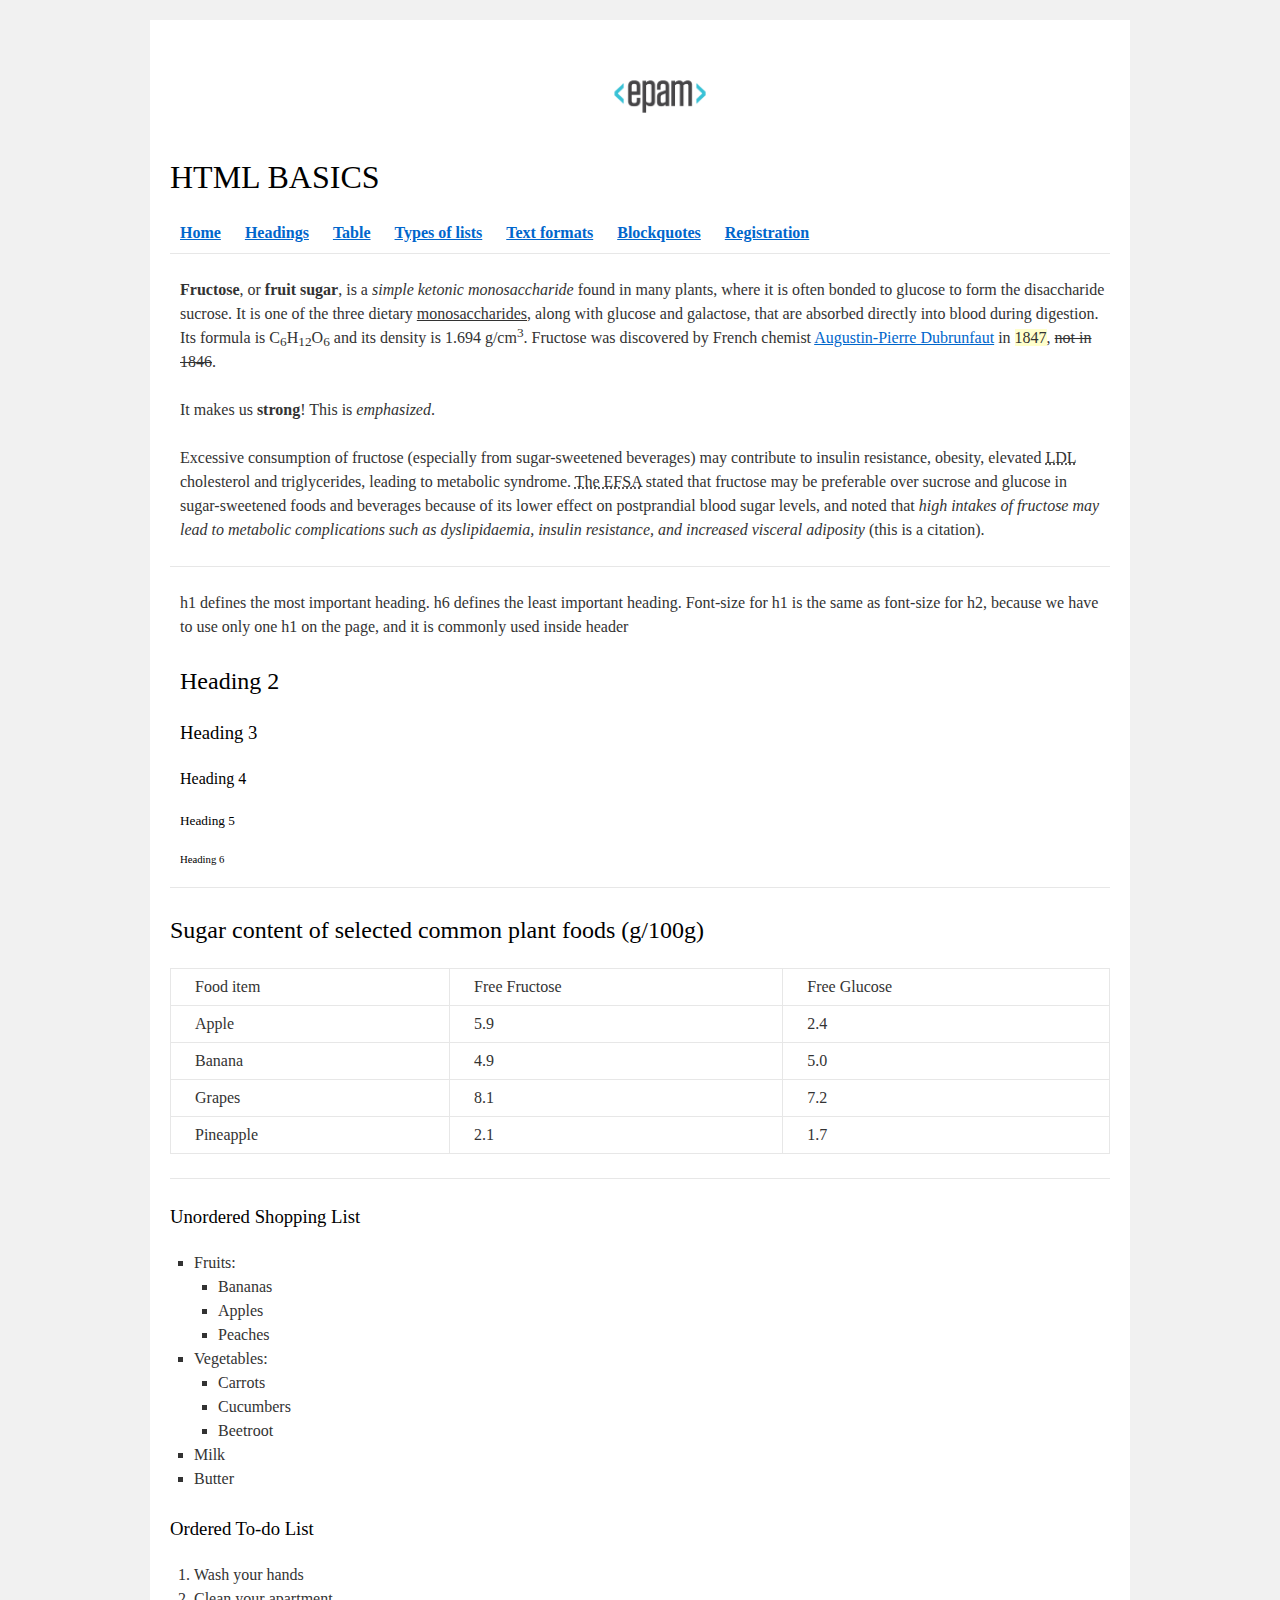
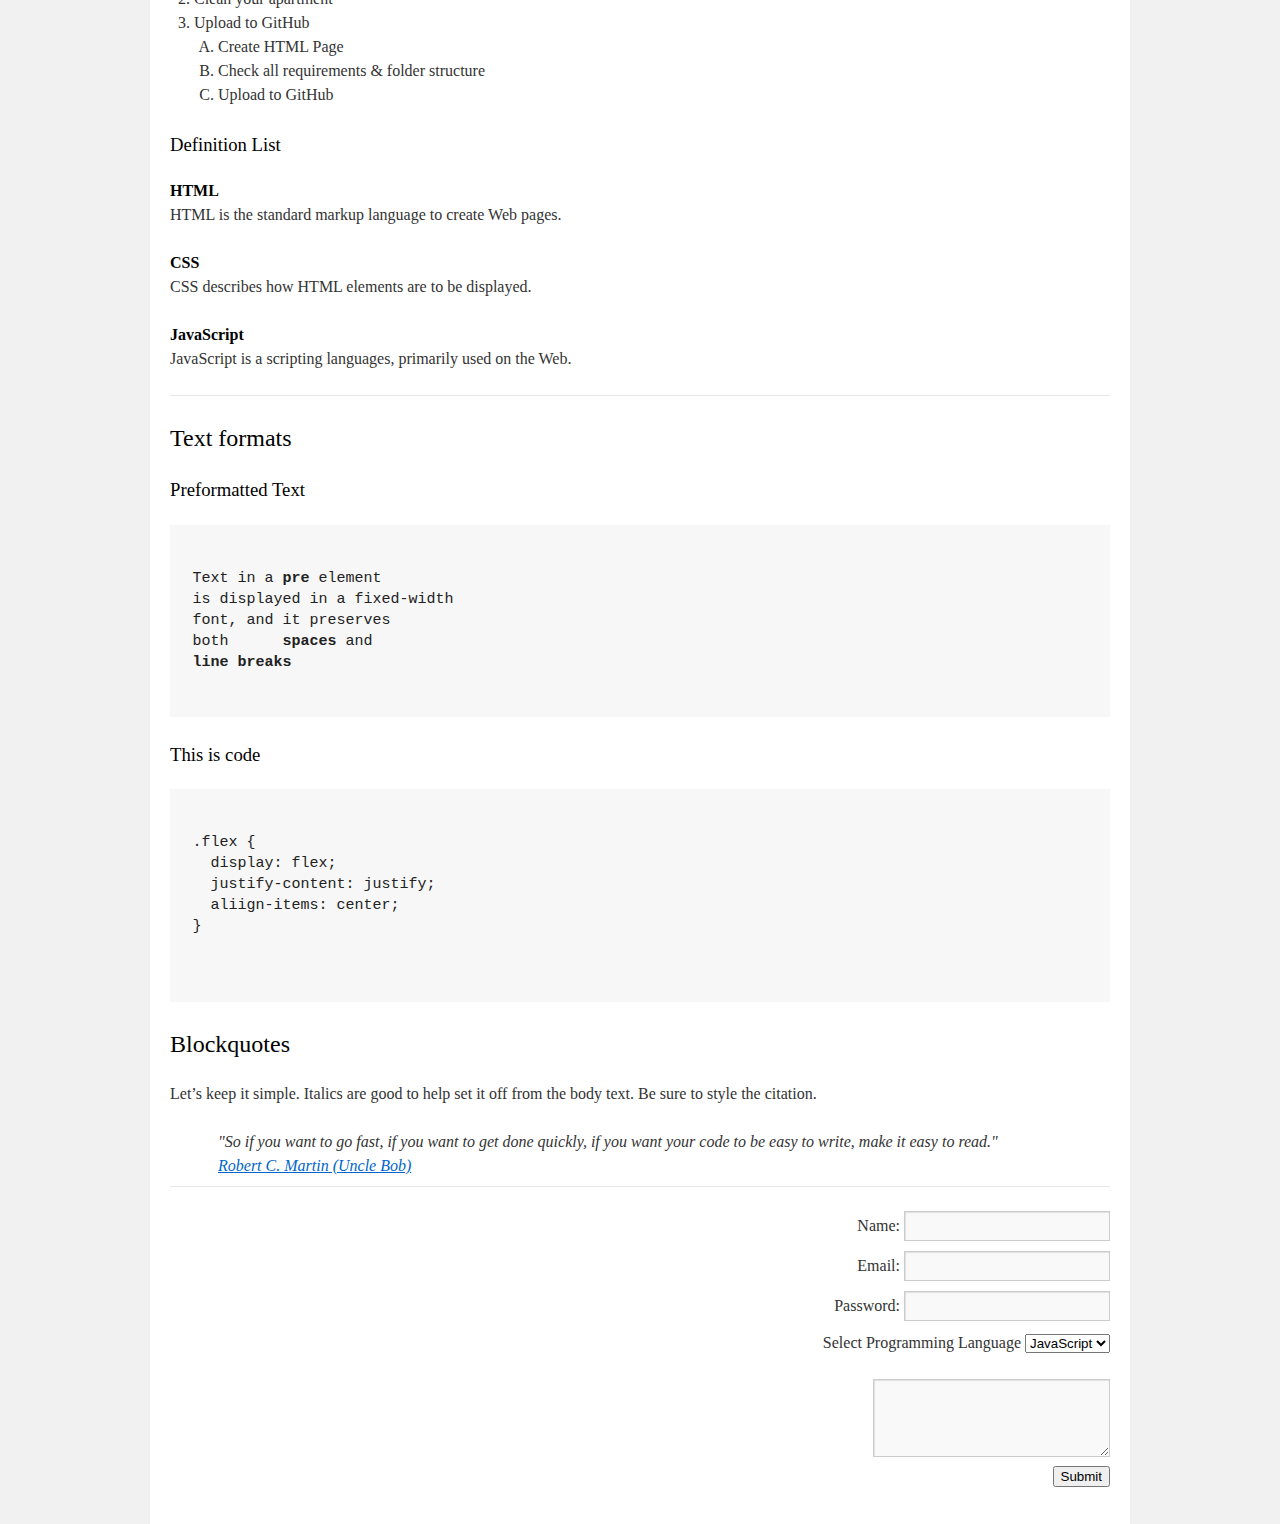
<file: FL13_HW1/homework/index.html>
<!DOCTYPE html>
<html lang="en">

<head>
  <meta charset="utf-8">
  <title>HTML Basics</title>
  <link rel="stylesheet" href="style.css">
</head>

<body>
  <div id="wrapper">
    <div id="main">
      <div id="container">
        <div id="content" role="main">
            <a href="http://www.epam.com/" id="home">
              <img src="logo.png" alt="logo epam">
            </a>
            <h1>HTML BASICS</h1>
            <nav>
              <a href="#home"><b>Home</b></a>
              <a href="#headings"><b>Headings</b></a>
              <a href="#table"><b>Table</b></a>
              <a href="#typesOfLists"><b>Types of lists</b></a>
              <a href="#textFormats"><b>Text formats</b></a>
              <a href="#blockQuotes"><b>Blockquotes</b></a>
              <a href="#registration"><b>Registration</b></a>
            </nav>
            <hr>
            <article aria-label="quick summary">
              <p><b>Fructose</b>, or <b>fruit sugar</b>, is a <i>simple ketonic monosaccharide</i> found in many plants, where it is often bonded to glucose to form the disaccharide sucrose. It is one of the three dietary <u>monosaccharides</u>, along with glucose and galactose, that are absorbed directly into blood during digestion. Its formula is C<sub>6</sub>H<sub>12</sub>O<sub>6</sub> and its density is 1.694 g/cm<sup>3</sup>. Fructose was discovered by French chemist <a href="#">Augustin-Pierre Dubrunfaut</a> in <ins>1847</ins>, <del>not in 1846</del>.</p>
              <p>It makes us <strong>strong</strong>! This is <em>emphasized</em>.</p>
              <p>Excessive consumption of fructose (especially from sugar-sweetened beverages) may contribute to insulin resistance, obesity, elevated <abbr title="Low-density lipoprotein">LDL</abbr> cholesterol and triglycerides, leading to metabolic syndrome. <abbr title="European Food Safety Authority">The EFSA</abbr> stated that fructose may be preferable over sucrose and glucose in sugar-sweetened foods and beverages because of its lower effect on postprandial blood sugar levels, and noted that <i>high intakes of fructose may lead to metabolic complications such as dyslipidaemia, insulin resistance, and increased visceral adiposity</i> (this is a citation).</p>
            </article>
            <hr>
            <article id="headings">
              <p>h1 defines the most important heading. h6 defines the least important heading. Font-size for h1 is the same as font-size for h2, because we have to use only one h1 on the page, and it is commonly used inside header</p>
              <h2>Heading 2</h2>
              <h3>Heading 3</h3>
              <h4>Heading 4</h4>
              <h5>Heading 5</h5>
              <h6>Heading 6</h6>
            </article >
            <hr>
            <h2 id="table">Sugar content of selected common plant foods (g/100g)</h2>
            <table>
              <thead>
                <tr>
                  <td>Food item</td>
                  <td>Free Fructose</td>
                  <td>Free Glucose</td>
                </tr>
              </thead>
              <tbody>
                <tr>
                  <td>Apple</td>
                  <td>5.9</td>
                  <td>2.4</td>
                </tr>
                <tr>
                  <td>Banana</td>
                  <td>4.9</td>
                  <td>5.0</td>
                </tr>
                <tr>
                  <td>Grapes</td>
                  <td>8.1</td>
                  <td>7.2</td>
                </tr>
                <tr>
                  <td>Pineapple</td>
                  <td>2.1</td>
                  <td>1.7</td>
                </tr>
              </tbody>
            </table>
            <hr>
            <h3 id="typesOfLists">Unordered Shopping List</h3>
            <ul>
              <li>Fruits:
                <ul>
                  <li>Bananas</li>
                  <li>Apples</li>
                  <li>Peaches</li>
                </ul>
              </li>
              <li>Vegetables:
                <ul>
                  <li>Carrots</li>
                  <li>Cucumbers</li>
                  <li>Beetroot</li>
                </ul>
              </li>
              <li>Milk</li>
              <li>Butter</li>
            </ul>
            <h3>Ordered To-do List</h3>
            <ol>
              <li>Wash your hands</li>
              <li>Clean your apartment</li>
              <li>Upload to GitHub
                <ol>
                  <li>Create HTML Page</li>
                  <li>Check all requirements & folder structure</li>
                  <li>Upload to GitHub</li>
                </ol>
              </li>
            </ol>
            <h3>Definition List</h3>
            <dl>
              <dt>HTML</dt>
                <dd>HTML is the standard markup language to create Web pages.</dd>
              <dt>CSS</dt>
                <dd>CSS describes how HTML elements are to be displayed.</dd>
              <dt>JavaScript</dt>
                <dd>JavaScript is a scripting languages, primarily used on the Web.</dd>
            </dl>
            <hr>
            <h2 id="textFormats">Text formats</h2>
            <h3>Preformatted Text</h3>
            <pre>

Text in a <b>pre</b> element
is displayed in a fixed-width
font, and it preserves
both      <b>spaces</b> and
<b>line breaks</b>
            </pre>
            <h3>This is code</h3>
            <pre>                       
.flex {
  display: flex;
  justify-content: justify;
  aliign-items: center;
}

            </pre>
            <h2 id="blockQuotes">Blockquotes</h2>
            <p>Let’s keep it simple. Italics are good to help set it off from the body text. Be sure to style the citation.</p>
            <blockquote> 
              "So if you want to go fast, if you want to get done quickly, if you want your code to be easy to write, make it easy to read." <br>
              <a href="#">Robert C. Martin (Uncle Bob)</a>
            </blockquote>
            <hr>
            <form id="registration">
              <fieldset>
                <label for="userName">Name:</label>
                <input type="text" name="name" id="userName">
              </fieldset>
              <fieldset>
                <label for="email">Email:</label>
                <input type="email" name="email" id="email">
              </fieldset>
              <fieldset>
                <label for="password">Password:</label>
                <input type="password" name="password" id="password">
              </fieldset>
              <fieldset>
                <label for="programmingLang">Select Programming Language</label>
                <select name="programmingLang" id="programmingLang">
                  <option value="javaScript">JavaScript</option>
                  <option value="net">.Net</option>
                  <option value="java">Java</option>
                </select>
              </fieldset>
              <br>
              <fieldset>
                <textarea name="textarea"  cols="24" rows="3"></textarea>
              </fieldset>
              <button type="submit">Submit</button>
            </form>

        </div>
      </div>
    </div>
  </div>
</body>

</html>
</file>
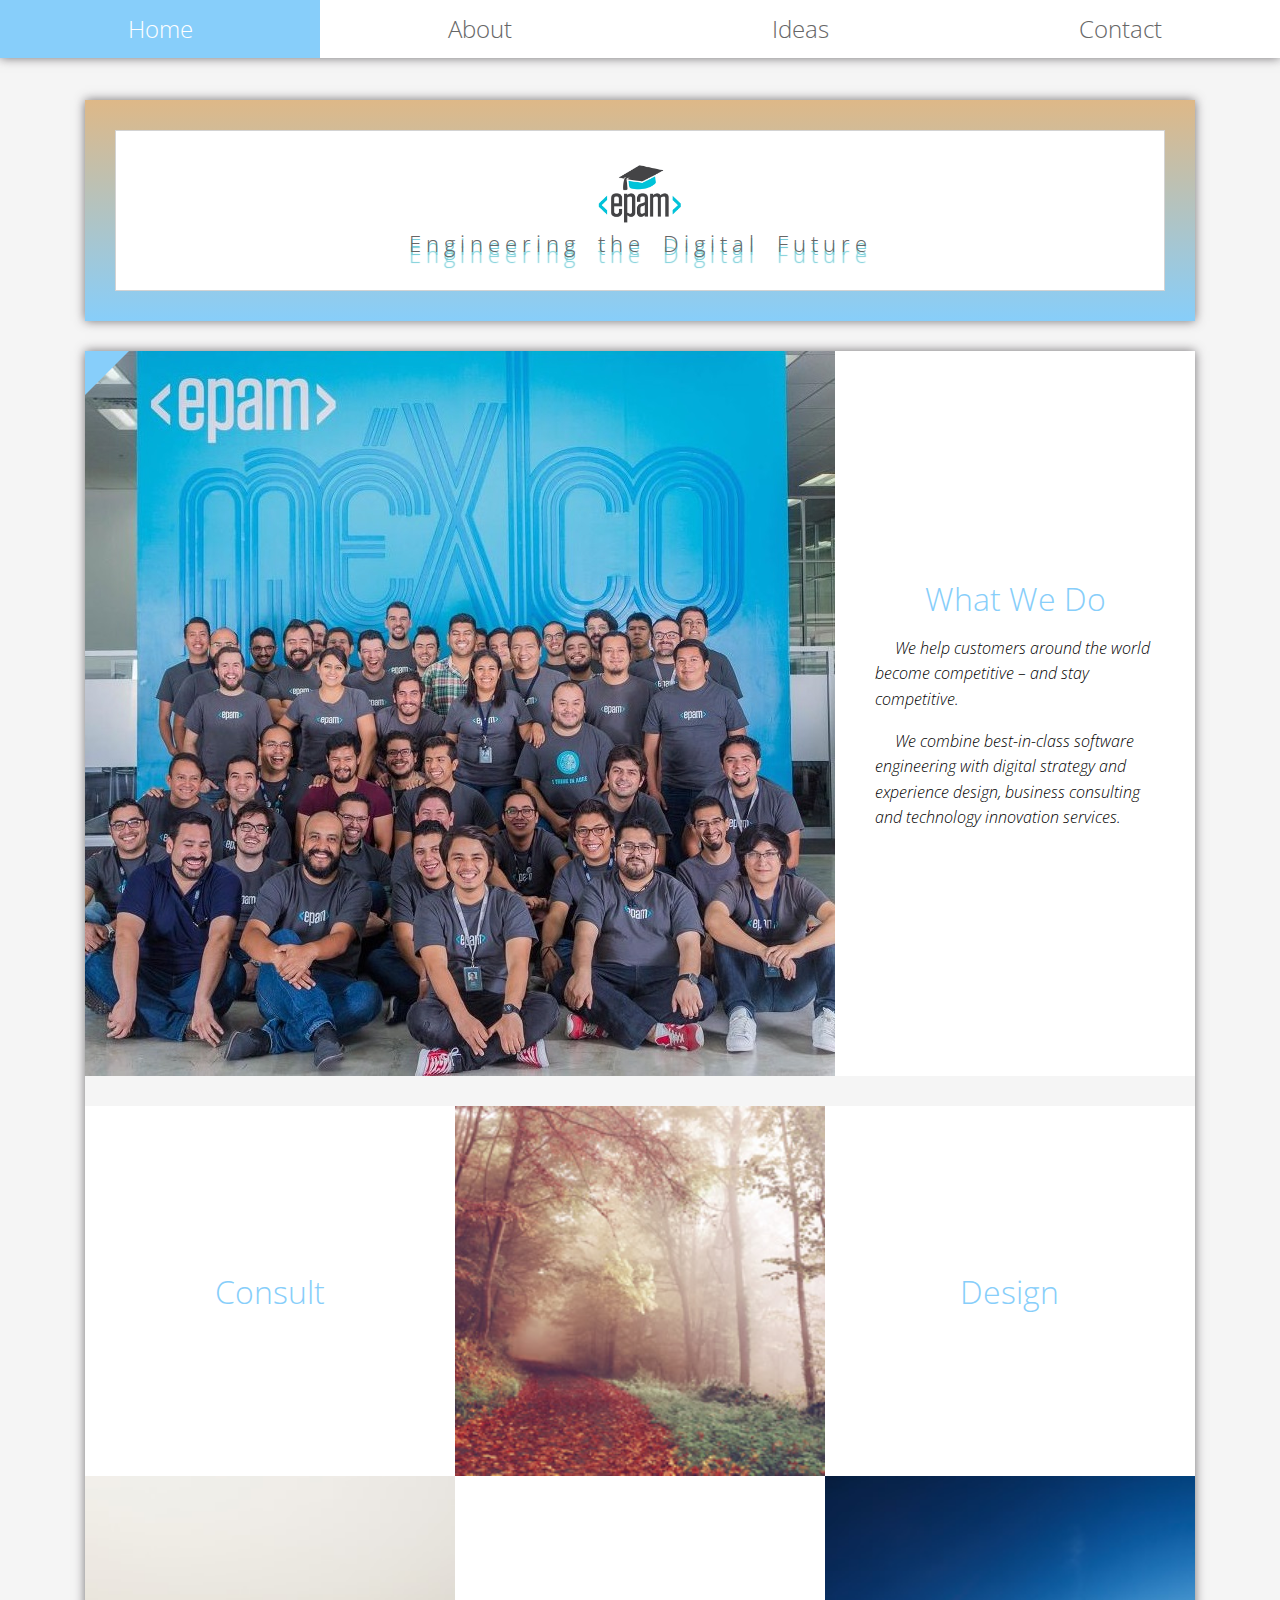
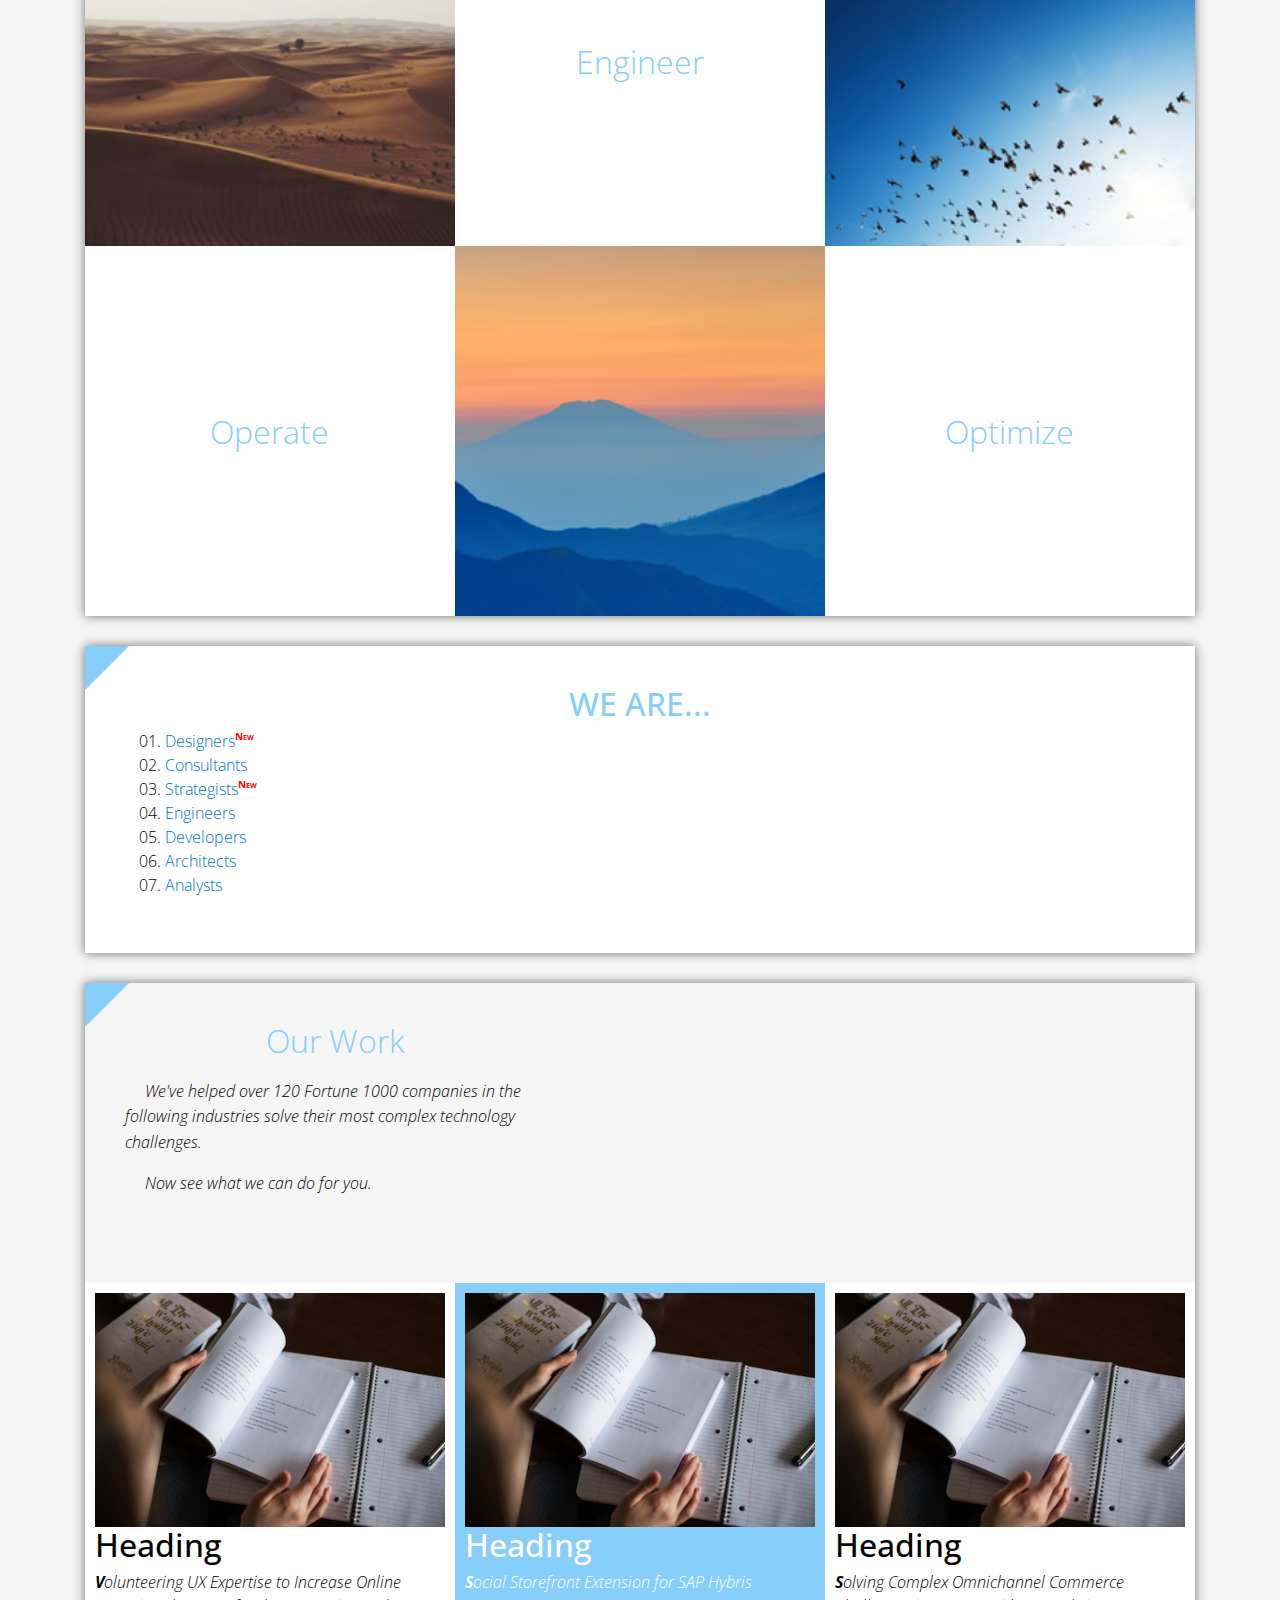
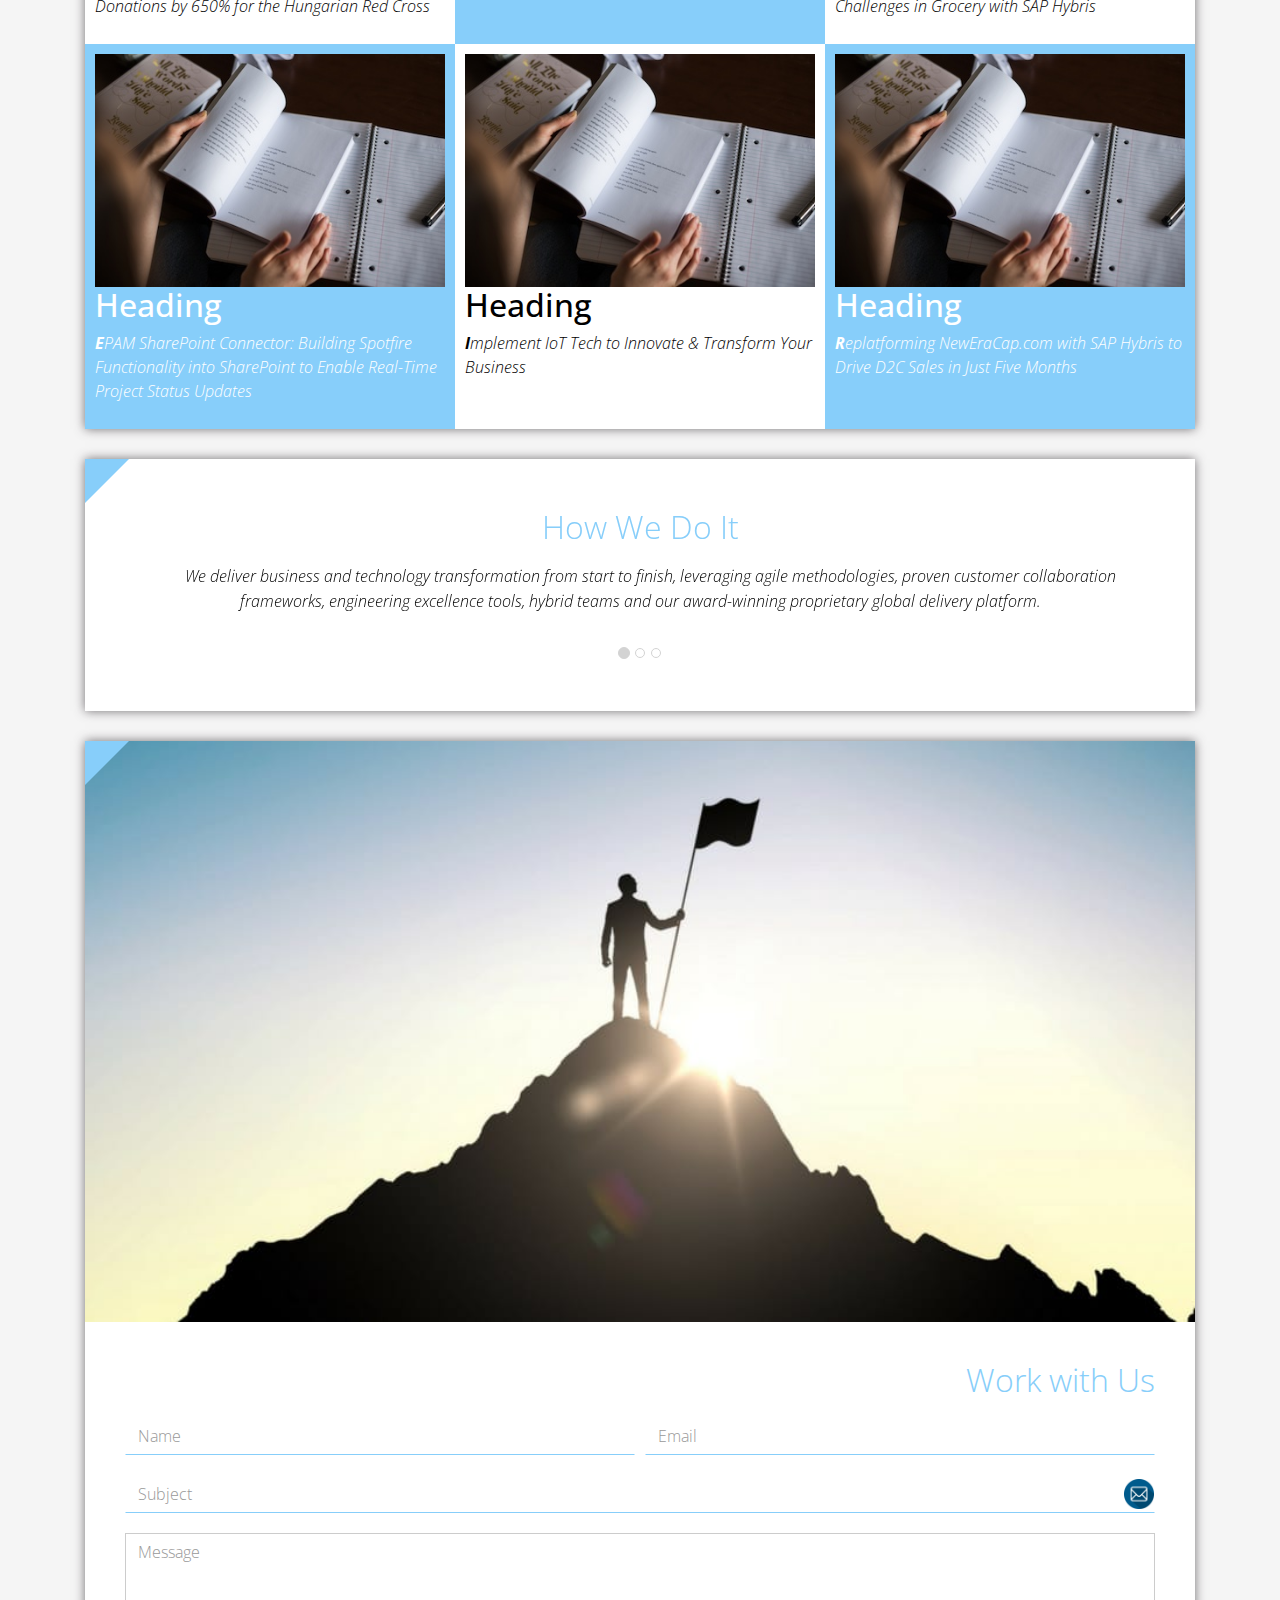
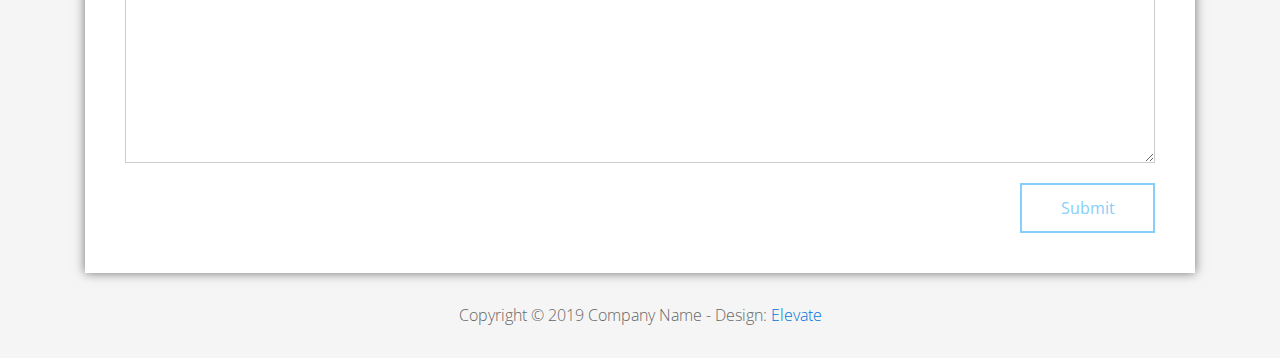
<file: FL13_HW2/homework/index.html>
<!DOCTYPE html>
<html lang="en">
<head>
  <meta charset="utf-8">
  <meta http-equiv="X-UA-Compatible" content="IE=edge">
  <meta name="viewport" content="width=device-width, initial-scale=1">

  <title>CSS Basics HW</title>



  <!-- load stylesheets -->
  <link rel="stylesheet" href="http://fonts.googleapis.com/css?family=Open+Sans:300,400">
  <!-- Google web font "Open Sans" -->
  <link rel="stylesheet" href="css/bootstrap.min.css">
  <!-- Bootstrap style -->
  <link rel="stylesheet" href="css/general.css">
  <link rel="stylesheet" href="css/style.css">
  <!-- Templatemo style -->
</head>

<body>
<div class="container">

  <div class="tm-sidebar">
    <nav class="tm-main-nav">
      <ul>
        <li class="tm-nav-item"><a href="#home" class="tm-nav-item-link">Home</a></li>
        <li class="tm-nav-item"><a href="#about" class="tm-nav-item-link">About</a></li>
        <li class="tm-nav-item"><a href="#ideas" class="tm-nav-item-link">Ideas</a></li>
        <li class="tm-nav-item"><a href="#contact" class="tm-nav-item-link">Contact</a></li>
      </ul>
    </nav>
  </div>

  <div class="tm-main-content">

    <div id="home" class="tm-content-box tm-content-header margin-b-10">
      <div class="tm-banner">
        <div class="tm-banner-inner">
          <img src="img/epam_logo.png" width="100" alt="">
          <p class="tm-banner-text">Engineering the Digital Future</p>
        </div>
      </div>
    </div>

    <section>
      <div class="tm-content-box flex-2-col">

        <div class="padding-medium flex-item tm-team-description-container flex-item">
          <h2 class="tm-section-title">What We Do</h2>
          <p class="tm-section-description">We help customers around the world become competitive – and stay competitive.</p>
          <p class="tm-section-description"> We combine best-in-class software engineering with digital strategy and experience design, business consulting and technology innovation services.</p>
        </div>
        <div class="flex-item tm-team-img">
          <img src="img/epam-mexico.jpg" alt="epam-mexico">
        </div>

      </div>

      <div id="about" class="tm-content-box">

        <ul class="boxes gallery-container">
          <li class="box box-bg">
            <h2 class="tm-section-title tm-section-title-box tm-box-bg-title">Consult</h2>
          </li>
          <li class="box">
            <a href="img/idea-large-01.jpg">
              <img src="img/idea-01.jpg" alt="Image" class="img-fluid thumbnail box-img">
            </a>
          </li>
          <li class="box box-bg">
            <h2 class="tm-section-title tm-section-title-box tm-box-bg-title">Design</h2>
          </li>
          <li class="box">
            <a href="img/idea-large-02.jpg">
              <img src="img/idea-02.jpg" alt="Image" class="img-fluid thumbnail box-img">
            </a>
          </li>
          <li class="box box-bg">
            <h2 class="tm-section-title tm-section-title-box tm-box-bg-title">Engineer</h2>
          </li>
          <li class="box">
            <a href="img/idea-large-03.jpg">
              <img src="img/idea-03.jpg" alt="Image" class="img-fluid thumbnail box-img">
            </a>
          </li>
          <li class="box box-bg">
            <h2 class="tm-section-title tm-section-title-box tm-box-bg-title">Operate</h2>
          </li>
          <li class="box">
            <a href="img/idea-large-04.jpg">
              <img src="img/idea-04.jpg" alt="Image" class="img-fluid thumbnail box-img">
            </a>
          </li>
          <li class="box box-bg">
            <h2 class="tm-section-title tm-section-title-box tm-box-bg-title">Optimize</h2>
          </li>
        </ul>

      </div>

    </section>

    <!-- slider -->
    <section class="heading tm-content-box">
      <div class="padding-medium">
        <h2> WE ARE...</h2>
        <ol>
          <li><a href="index.html" class="text">Designers</a></li>
          <li><a href="index.html">Consultants</a></li>
          <li><a href="#" class="text">Strategists</a></li>
          <li><a href="#">Engineers</a></li>
          <li><a href="#">Developers</a></li>
          <li><a href="#">Architects</a></li>
          <li><a href="#">Analysts</a></li>
        </ol>
      </div>
    </section>

    <section class="blocks">
      <div class="padding-medium flex-item tm-team-description-container">
        <h2 class="tm-section-title">Our Work</h2>
        <p class="tm-section-description">We've helped over 120 Fortune 1000 companies in the following industries solve their most complex technology challenges. </p>
        <p class="tm-section-description"> Now see what we can do for you.</p>
      </div>
      <div class="tm-content-box flex-2-col">
      </div>
      <div  class="tm-content-box">
        <ul class="boxes gallery-container">
          <li class="box box-work">
            <img src="img/study.jpeg" alt="Image" class="img-fluid">
            <div>
              <h2>Heading</h2>
              <p>Volunteering UX Expertise to Increase Online Donations by 650% for the Hungarian Red Cross</p>
            </div>
          </li>
          <li class="box box-work">
            <img src="img/study.jpeg" alt="Image" class="img-fluid">
            <div>
              <h2>Heading</h2>
              <p>Social Storefront Extension for SAP Hybris</p>
            </div>
          </li>
          <li class="box box-work">
            <img src="img/study.jpeg" alt="Image" class="img-fluid">
            <div>
              <h2>Heading</h2>
              <p>Solving Complex Omnichannel Commerce Challenges in Grocery with SAP Hybris</p>
            </div>
          </li>
          <li class="box box-work">
            <img src="img/study.jpeg" alt="Image" class="img-fluid">
            <div>
              <h2>Heading</h2>
              <p>EPAM SharePoint Connector: Building Spotfire Functionality into SharePoint to Enable Real-Time Project Status Updates</p>
            </div>
          </li>
          <li class="box box-work">
            <img src="img/study.jpeg" alt="Image" class="img-fluid">
            <div>
              <h2>Heading</h2>
              <p>Implement IoT Tech to Innovate &amp; Transform Your Business</p>
            </div>
          </li>
          <li class="box box-work">
            <img src="img/study.jpeg" alt="Image" class="img-fluid">
            <div>
              <h2>Heading</h2>
              <p>Replatforming NewEraCap.com with SAP Hybris to Drive D2C Sales in Just Five Months</p>
            </div>
          </li>
        </ul>

      </div>
    </section>

    <section id="ideas">
      <div id="tmCarousel" class="carousel slide tm-content-box" data-ride="carousel">

        <ol class="carousel-indicators">
          <li data-target="#tmCarousel" data-slide-to="0" class="active"></li>
          <li data-target="#tmCarousel" data-slide-to="1" class=""></li>
          <li data-target="#tmCarousel" data-slide-to="2" class=""></li>
        </ol>

        <div class="carousel-inner" role="listbox">

          <div class="carousel-item active">
            <div class="carousel-content">
              <div class="flex-item">
                <h2 class="tm-section-title">How We Do It</h2>
                <p class="tm-section-description carousel-description">We deliver business and technology transformation from start to finish, leveraging agile methodologies, proven customer collaboration frameworks, engineering excellence tools, hybrid teams and our award-winning proprietary global delivery platform.</p>
              </div>
            </div>
          </div>

          <div class="carousel-item">
            <div class="carousel-content">
              <div class="flex-item">
                <h2 class="tm-section-title">Our Clients</h2>
                <p class="tm-section-description carousel-description">Lorem ipsum dolor sit amet,
                  consectetur adipiscing elit. Quisque vel nisi pharetra nibh varius pharetra ac
                  sagittis nisi. Etiam pharetra vestibulum hendrerit. Pellentesque interdum metus
                  sed massa rutrum.</p>
              </div>
            </div>
          </div>

          <div class="carousel-item">
            <div class="carousel-content">
              <div class="flex-item">
                <h2 class="tm-section-title">Our Projects</h2>
                <p class="tm-section-description carousel-description">Donec ex libero, fringilla
                  vitae purus sit amet, rhoncus pharetra lorem. Pellentesque id sem id lacus
                  ultricies vehicula. Aliquam rutrum mi non. Pellentesque interdum metus sed massa
                  rutrum.</p>
              </div>
            </div>
          </div>

        </div>

      </div>
    </section>

    <section class="tm-content-box">
      <img src="img/contact-us.jpg" alt="Contact image" class="img-fluid img-contact-us">

      <div id="contact" class="padding-medium">
        <h2 class="tm-section-title">Work with Us</h2>
        <form action="#contact" method="get" class="contact-form">

          <div class="form-group col-xs-12 col-sm-12 col-md-6 col-lg-6 form-group-2-col-left">
            <input type="text" id="contact_name" name="contact_name" class="form-control"
                   placeholder="Name" required/>
          </div>
          <div class="form-group col-xs-12 col-sm-12 col-md-6 col-lg-6 form-group-2-col-right mandatory-field">
            <input type="email" id="contact_email" name="contact_email" class="form-control"
                   placeholder="Email" required/>
          </div>
          <div class="form-group">
            <input type="text" id="contact_subject" name="contact_subject" class="form-control"
                   placeholder="Subject" required/>
          </div>
          <div class="form-group">
            <textarea id="contact_message" name="contact_message" class="form-control" rows="9"
                      placeholder="Message" required></textarea>
          </div>

          <button type="submit" class="btn btn-primary submit-btn">Submit</button>

        </form>
      </div>
    </section>

    <footer class="tm-footer">
      <p class="text-xs-center">Copyright &copy; 2019 Company Name

        - Design: <a rel="nofollow" href="http://www.templatemo.com/tm-481-elevate"
                     target="_parent">Elevate</a></p>
    </footer>

  </div>

</div>

</body>
</html>
</file>
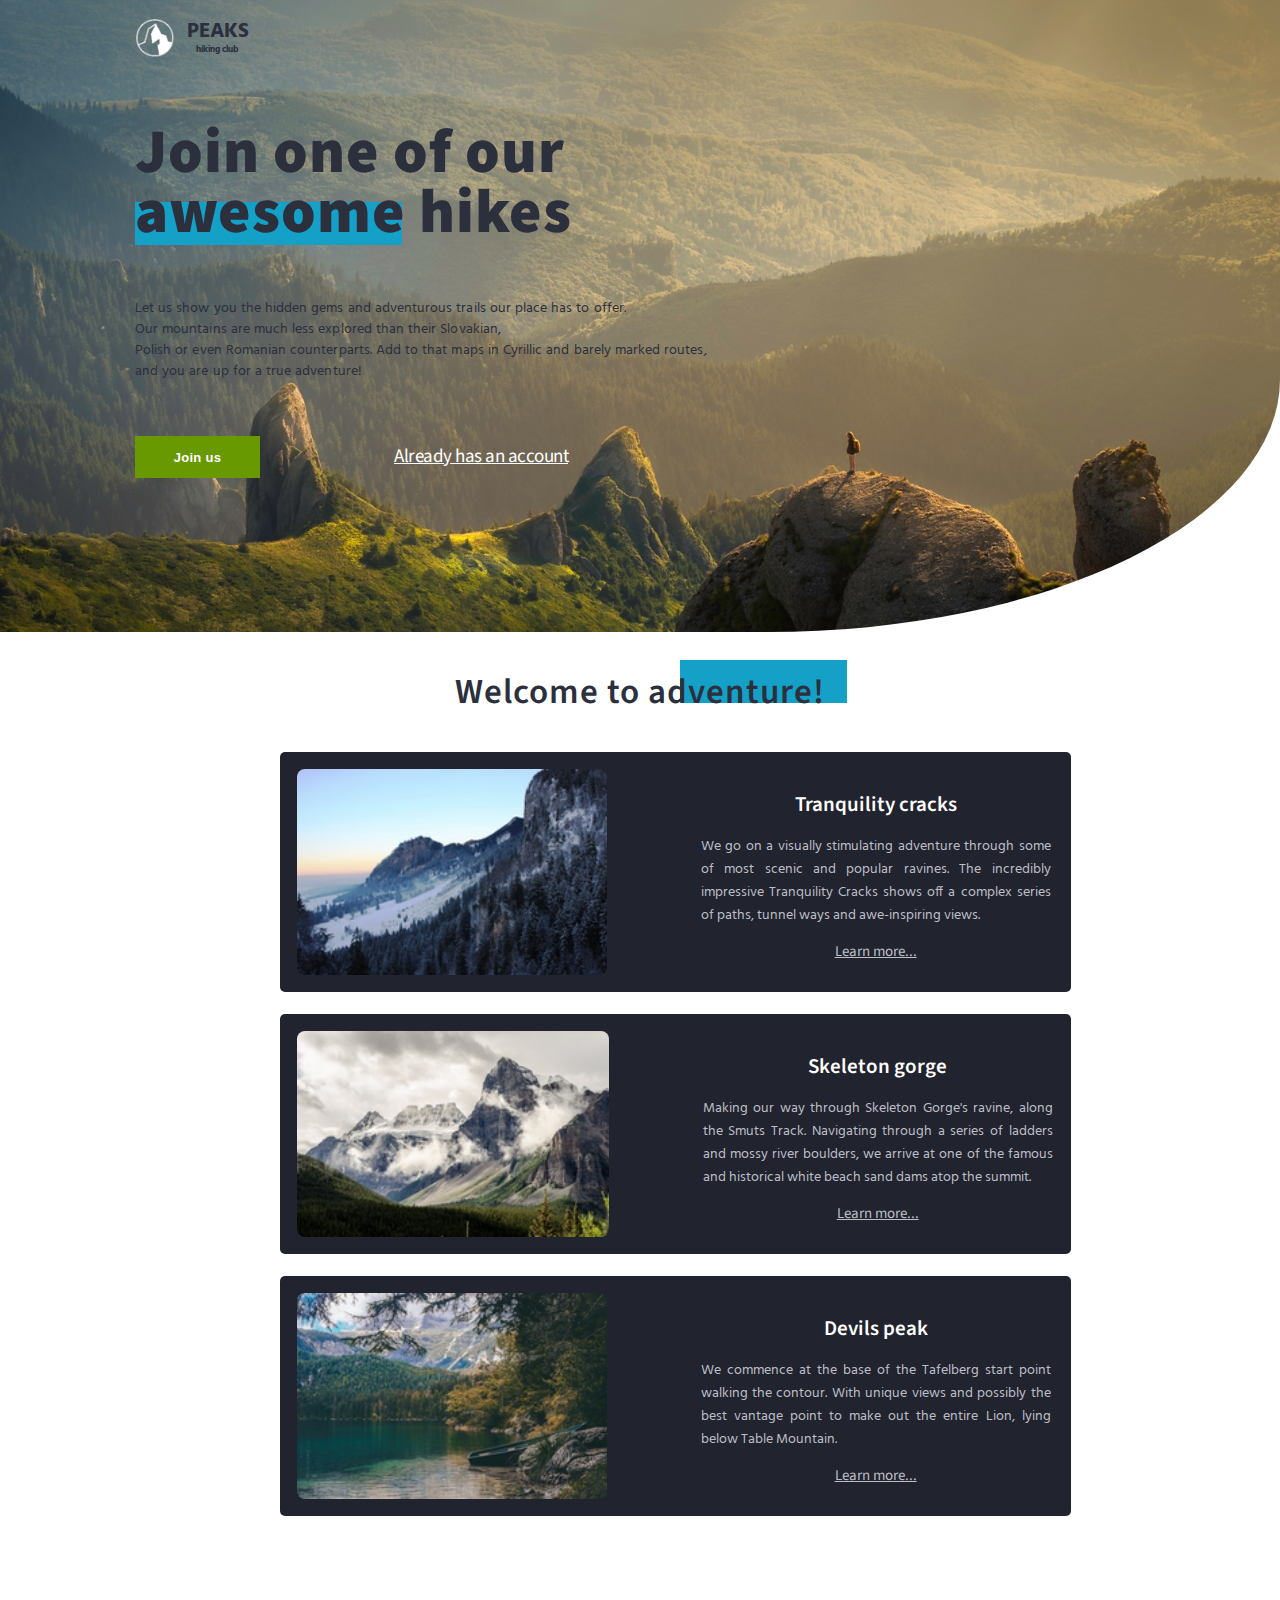
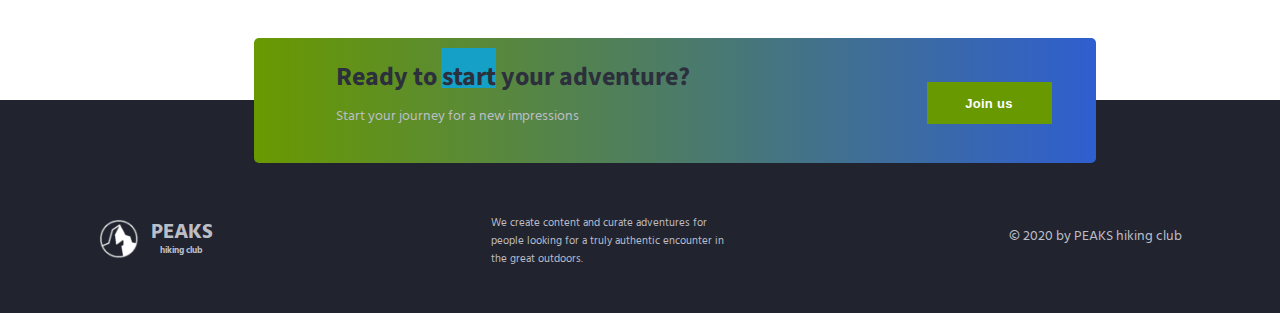
<file: FL13_HW3/homework/index.html>
<!DOCTYPE html>
<html lang="en">

<head>
    <meta charset="UTF-8">
    <meta name="viewport" content="width=device-width, initial-scale=1.0">
    <meta http-equiv="X-UA-Compatible" content="ie=edge">
    <link href="https://fonts.googleapis.com/css?family=Hind:400,600%7CSource+Sans+Pro:400,600,700%7CFresca"
          rel="stylesheet"/>

    <!-- Styles should be switched here: -->

    <link rel="stylesheet" type="text/css" href="css/style1.css">
    <!--     <link rel="stylesheet" type="text/css" href="css/style2.css">-->

    <title>PEAKS hiking club</title>
</head>

<body>
<header class="header">
    <div class="header-wrap">
        <div class="landing-logo">
            <img src="img/m-logo.png" alt="logo"/>
            <p>PEAKS<span>hiking club</span></p>
        </div>
        <p class="header_heading">
            Join one of our awesome hikes
        </p>
        <p class="header_text">
            Let us show you the hidden gems and adventurous trails our place has to offer.
            Our mountains are much less explored than their Slovakian,
            Polish or even Romanian counterparts. Add to that maps in Cyrillic and barely marked routes,
            and you are up for a true adventure!
        </p>
        <div>
            <button class="header_button">Join us</button>
            <a href="#" class="login">Already has an account</a>
        </div>
    </div>
</header>
<main class="section">
    <p class="section_text">
        Welcome to adventure!
    </p>
    <div class="section_card_wrap">
        <div class="section_card">
            <img class="section_card_img"
                 src="img/m-1.jpg"
                 alt="experts"/>
            <div class="section_card_right_container">
                <p class="section_card_heading">
                    Tranquility cracks
                </p>
                <p class="section_card_text">
                    We go on a visually stimulating adventure through some of most scenic and popular ravines.
                    The incredibly impressive Tranquility Cracks shows off a complex series of paths, tunnel ways and
                    awe-inspiring views.
                </p>
                <a href="#" class="section_link">Learn more...</a>
            </div>
        </div>
        <div class="section_card">
            <img class="section_card_img"
                 src="img/m-2.jpg"
                 alt="content formats"/>
            <div class="section_card_right_container">
                <p class="section_card_heading">
                    Skeleton gorge
                </p>
                <p class="section_card_text">
                    Making our way through Skeleton Gorge's ravine, along the Smuts Track.
                    Navigating through a series of ladders and mossy river boulders, we arrive at one of the famous and
                    historical white beach sand dams atop the summit.
                </p>
                <a href="#" class="section_link">Learn more...</a>
            </div>
        </div>
        <div class="section_card">
            <img class="section_card_img"
                 src="img/m-3.jpg"
                 alt="certificate"/>
            <div class="section_card_right_container">
                <p class="section_card_heading">
                    Devils peak
                </p>
                <p class="section_card_text">
                    We commence at the base of the Tafelberg start point walking the contour.
                    With unique views and possibly the best vantage point to make out the entire Lion, lying below Table
                    Mountain.
                </p>
                <a href="#" class="section_link">Learn more...</a>
            </div>
        </div>
    </div>
    <div class="section_banner">
        <div class="section_banner_text_wrap">
            <p class="section_banner_heading">
                Ready to start your adventure?
            </p>
            <p class="section_banner_text">
                Start your journey for a new impressions
            </p>
        </div>
        <button class="section_banner_button">Join us</button>
    </div>
</main>
<footer class="footer">
    <div class="footer-wrap">
        <div class="footer_logo landing-logo">
            <img src="img/m-logo.png" alt="logo"/>
            <p>PEAKS<span>hiking club</span></p>
        </div>
        <p class="footer_text">
            We create content and curate adventures for people looking for a truly authentic encounter in the great
            outdoors.
        </p>
        <span class="footer-cr">
          &copy; 2020 by PEAKS hiking club
        </span>
    </div>
</footer>
</body>

</html>
</file>
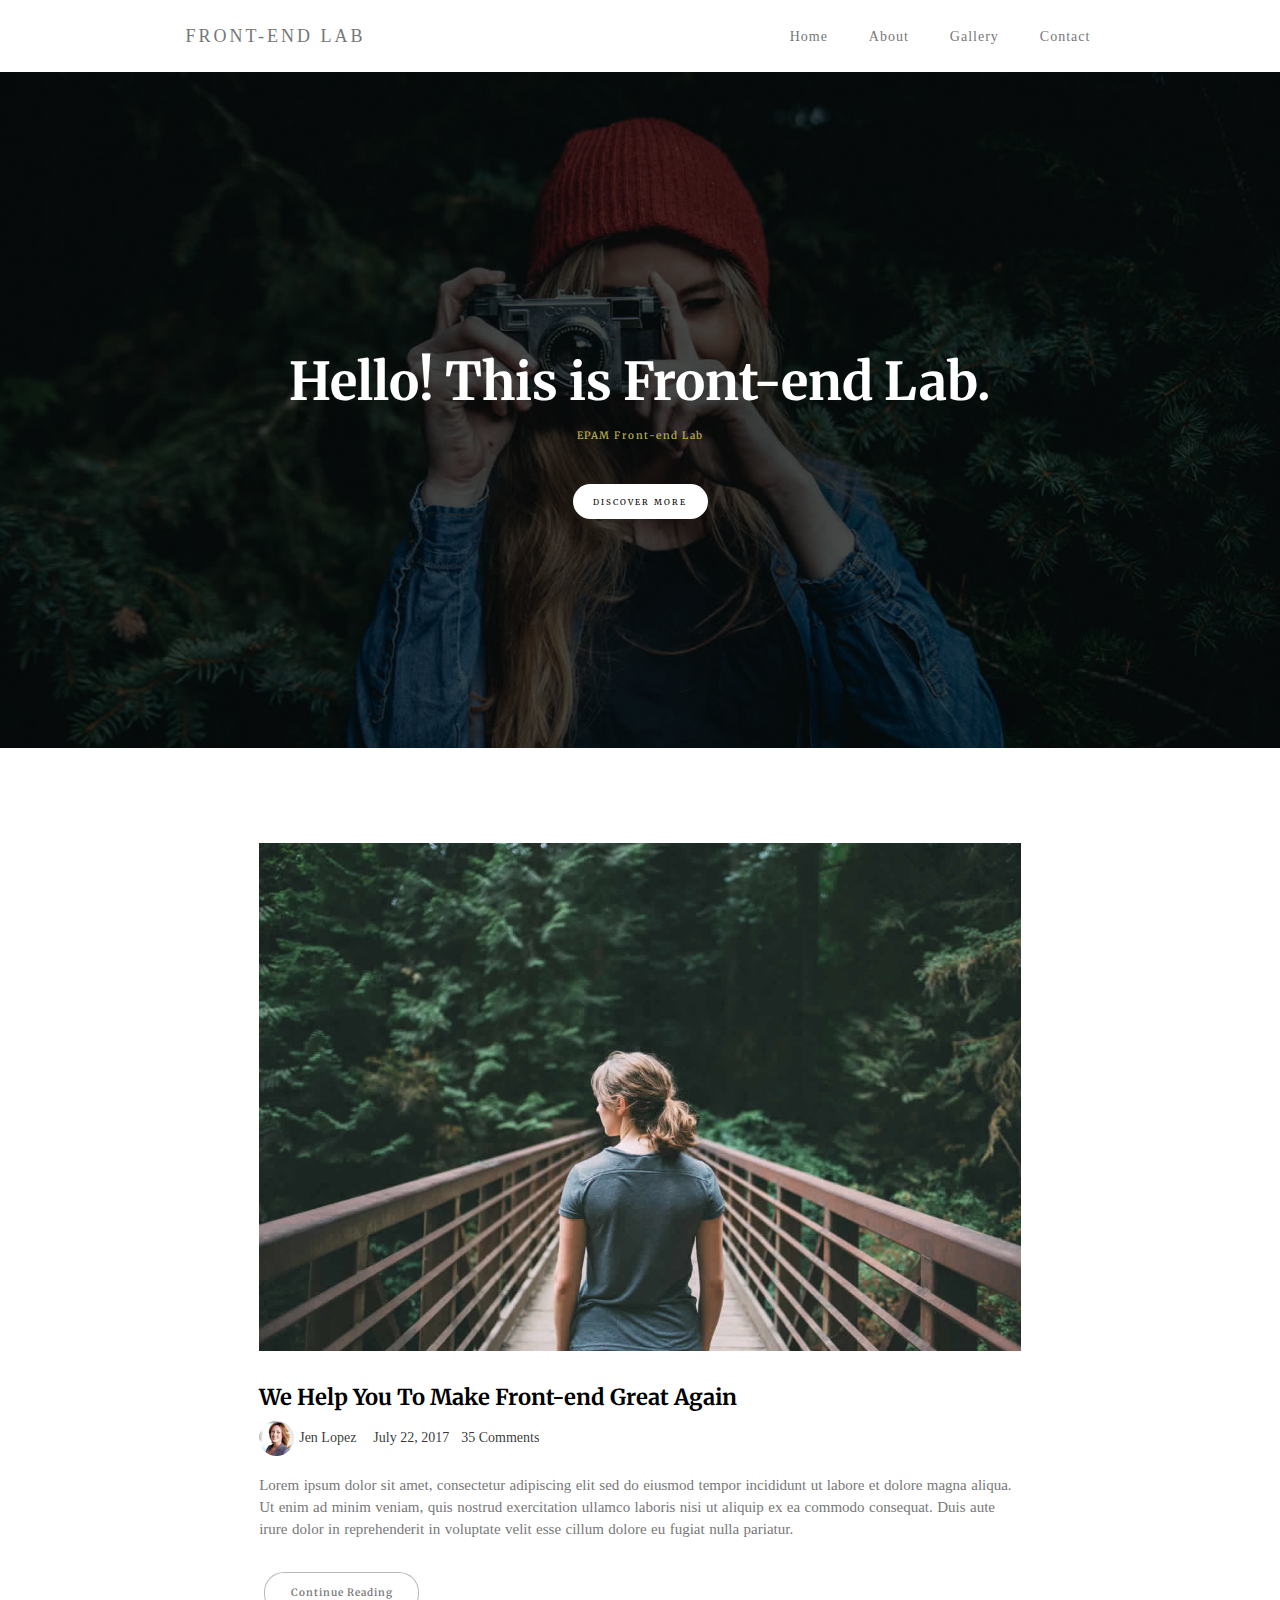
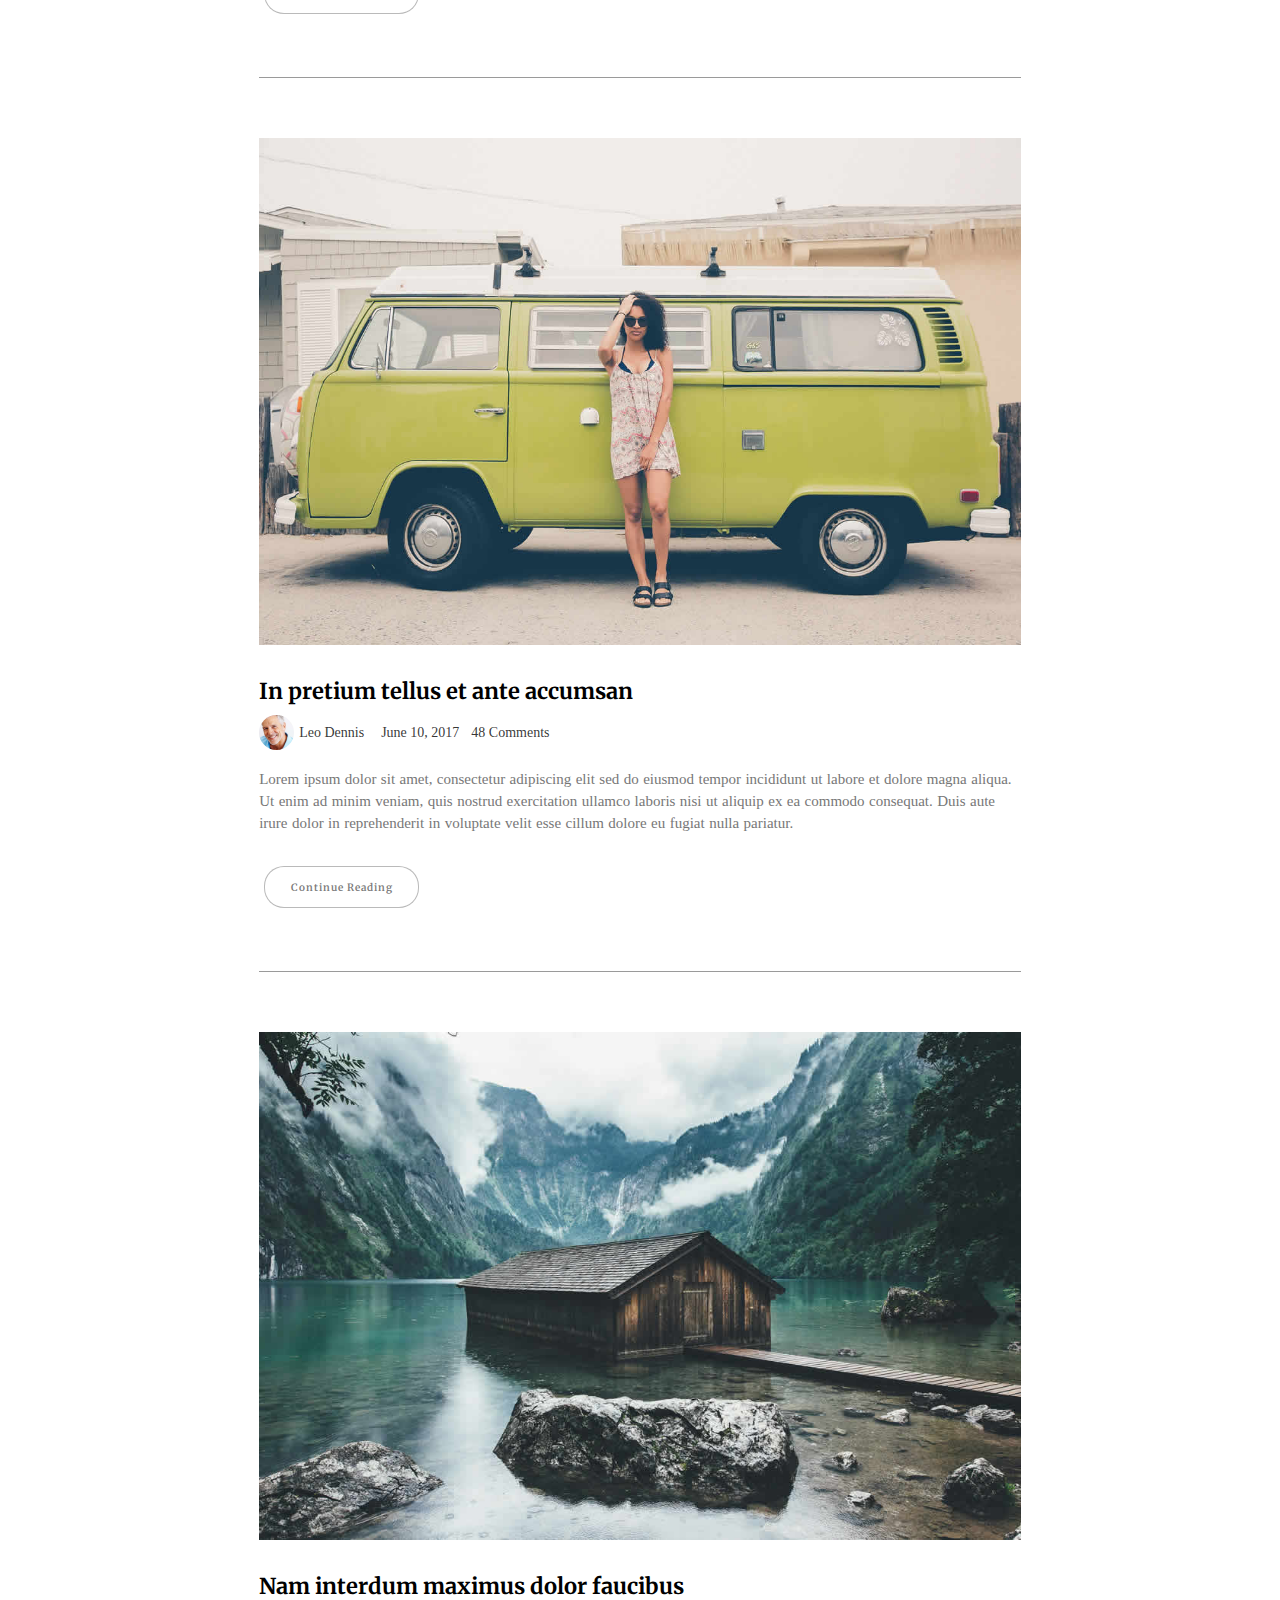
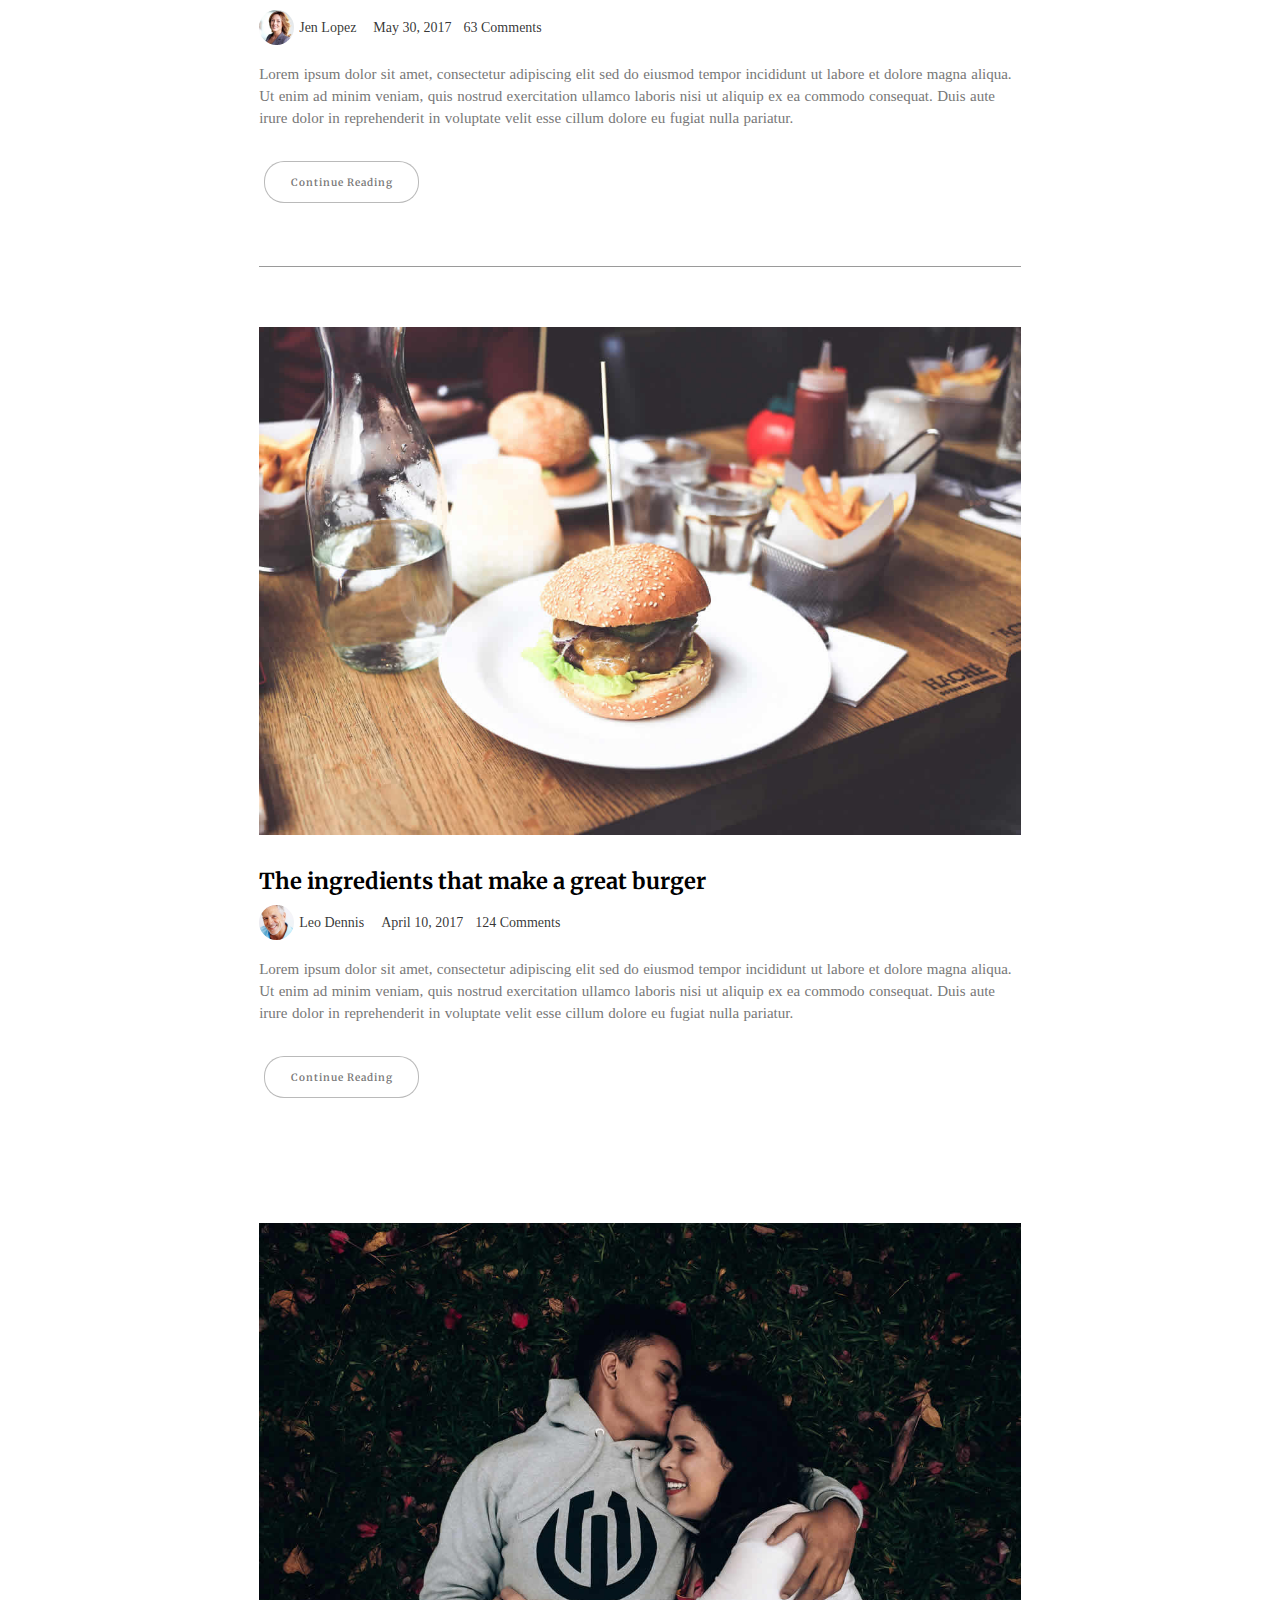
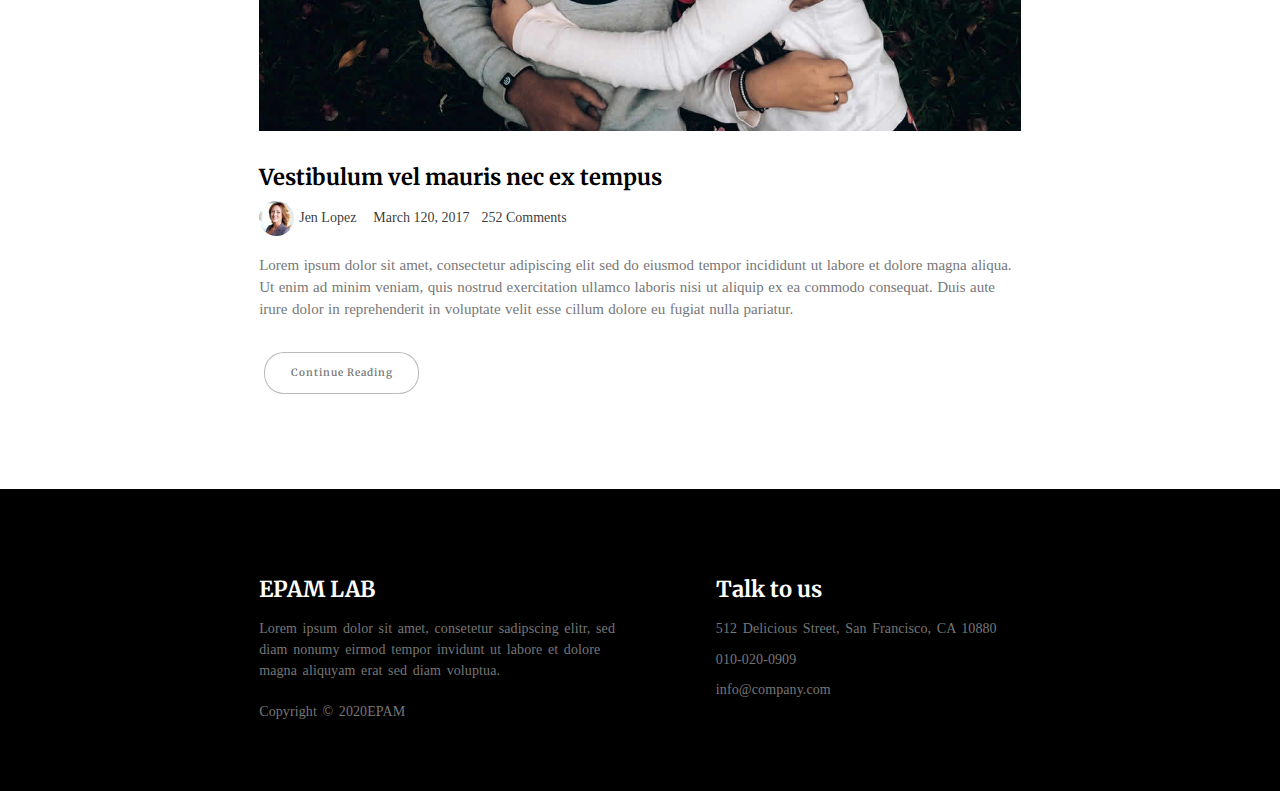
<file: FL13_HW4/homework/index.html>
<!DOCTYPE html>
<html lang="zxx">
<head>
  <meta charset="UTF-8">
  <meta name="viewport" content="width=device-width, initial-scale=1.0">
  <link rel="stylesheet" href="./css/style.css">
  <link rel="stylesheet" href="https://use.fontawesome.com/releases/v5.13.0/css/all.css" integrity="sha384-Bfad6CLCknfcloXFOyFnlgtENryhrpZCe29RTifKEixXQZ38WheV+i/6YWSzkz3V" crossorigin="anonymous">
  <link href="https://fonts.googleapis.com/css2?family=Merriweather:ital,wght@0,300;0,400;1,300&display=swap" rel="stylesheet">  
  <title>CSS Layouts</title>
</head>
<body>
  <header class="headerTop">
    <div class="topContainer">
      <p class="topText"><a href="#">Front-end Lab </a></p>
      <nav class="mainNav">
        <ul>
          <li><a href="#">Home</a></li>
          <li><a href="#">About</a></li>
          <li><a href="#">Gallery</a></li>
          <li><a href="#">Contact</a></li>
        </ul>
      </nav>
    </div>
  </header>
  <main>
    <section class="bannerImgBg" aria-label="quick summary">
      <article class="bannerText">
        <h2>Hello! This is Front-end Lab.</h2>
        <p>EPAM Front-end Lab</p>
        <button type="submit" class="bannerBtn">Discover More</button>
      </article>
    </section>
    <section class="mainContainer" aria-label="quick summary">
      <article>
        <img src="./img/blog-image1.jpg" alt="blog-image1" class="blogImg">
        <h2>We Help You To Make Front-end Great Again</h2>
        <p class="authorReview"><img src="./img/author-image1.jpg" alt="author-image1">Jen Lopez <span class="dateComments">July 22, 2017</span> <span class="far fa-comment comment-icon"></span>35 Comments</p>
        <p>Lorem ipsum dolor sit amet, consectetur adipiscing elit sed do eiusmod tempor incididunt ut labore et dolore magna aliqua. Ut enim ad minim veniam, quis nostrud exercitation ullamco laboris nisi ut aliquip ex ea commodo consequat. Duis aute irure dolor in reprehenderit in voluptate velit esse cillum dolore eu fugiat nulla pariatur.</p>
        <button type="submit" class="blogBtn">Continue Reading</button>
      </article>
      <hr>
      <article>
        <img src="./img/blog-image2.jpg" alt="blog-image2" class="blogImg">
        <h2>In pretium tellus et ante accumsan</h2>
        <p class="authorReview"> <img src="./img/author-image2.jpg" alt="author-image2">Leo Dennis <span class="dateComments">June 10, 2017</span><span class="far fa-comment comment-icon"></span> 48 Comments</p>
        <p>Lorem ipsum dolor sit amet, consectetur adipiscing elit sed do eiusmod tempor incididunt ut labore et dolore magna aliqua. Ut enim ad minim veniam, quis nostrud exercitation ullamco laboris nisi ut aliquip ex ea commodo consequat. Duis aute irure dolor in reprehenderit in voluptate velit esse cillum dolore eu fugiat nulla pariatur.</p>
        <button type="submit" class="blogBtn">Continue Reading</button>
      </article>
      <hr>
      <article>
        <img src="./img/blog-image3.jpg" alt="blog-image3" class="blogImg">
        <h2>Nam interdum maximus dolor faucibus</h2>
        <p class="authorReview"> <img src="./img/author-image1.jpg" alt="author-image1">Jen Lopez <span class="dateComments">May 30, 2017</span><span class="far fa-comment comment-icon"></span>63 Comments</p>
        <p>Lorem ipsum dolor sit amet, consectetur adipiscing elit sed do eiusmod tempor incididunt ut labore et dolore magna aliqua. Ut enim ad minim veniam, quis nostrud exercitation ullamco laboris nisi ut aliquip ex ea commodo consequat. Duis aute irure dolor in reprehenderit in voluptate velit esse cillum dolore eu fugiat nulla pariatur.</p>
        <button type="submit" class="blogBtn">Continue Reading</button>
      </article>
      <hr>
      <article>
        <img src="./img/blog-image4.jpg" alt="blog-image4" class="blogImg">
        <h2>The ingredients that make a great burger</h2>
        <p class="authorReview"> <img src="./img/author-image2.jpg" alt="author-image2">Leo Dennis <span class="dateComments">April 10, 2017</span><span class="far fa-comment comment-icon"></span>124 Comments</p>
        <p>Lorem ipsum dolor sit amet, consectetur adipiscing elit sed do eiusmod tempor incididunt ut labore et dolore magna aliqua. Ut enim ad minim veniam, quis nostrud exercitation ullamco laboris nisi ut aliquip ex ea commodo consequat. Duis aute irure dolor in reprehenderit in voluptate velit esse cillum dolore eu fugiat nulla pariatur.</p>
        <button type="submit" class="blogBtn">Continue Reading</button>
      </article>
      <article>
        <img src="./img/blog-image5.jpg" alt="blog-image5" class="blogImg">
        <h2>Vestibulum vel mauris nec ex tempus</h2>
        <p class="authorReview"> <img src="./img/author-image1.jpg" alt="author-image1">Jen Lopez <span class="dateComments">March 120, 2017</span> <span class="far fa-comment comment-icon"></span>252 Comments</p>
        <p>Lorem ipsum dolor sit amet, consectetur adipiscing elit sed do eiusmod tempor incididunt ut labore et dolore magna aliqua. Ut enim ad minim veniam, quis nostrud exercitation ullamco laboris nisi ut aliquip ex ea commodo consequat. Duis aute irure dolor in reprehenderit in voluptate velit esse cillum dolore eu fugiat nulla pariatur.</p>
        <button type="submit" class="blogBtn">Continue Reading</button>
      </article>
    </section>
  </main>
  <footer>
    <div class="botContainer">
      <div class="oneFtBlock"> 
        <h2> EPAM LAB</h2>
        <p>Lorem ipsum dolor sit amet, consetetur sadipscing elitr, sed diam nonumy eirmod tempor invidunt ut labore et dolore magna aliquyam erat sed diam voluptua.</p>
        <p>Copyright © 2020EPAM</p>
      </div>
      <div  class="twoFtBlock">
        <h2> Talk to us</h2>
        <p>512 Delicious Street, San Francisco, CA 10880</p>
        <p>010-020-0909</p>
        <p> info@company.com</p>  
      </div>
    </div>
  </footer>
</body>
</html>
</file>
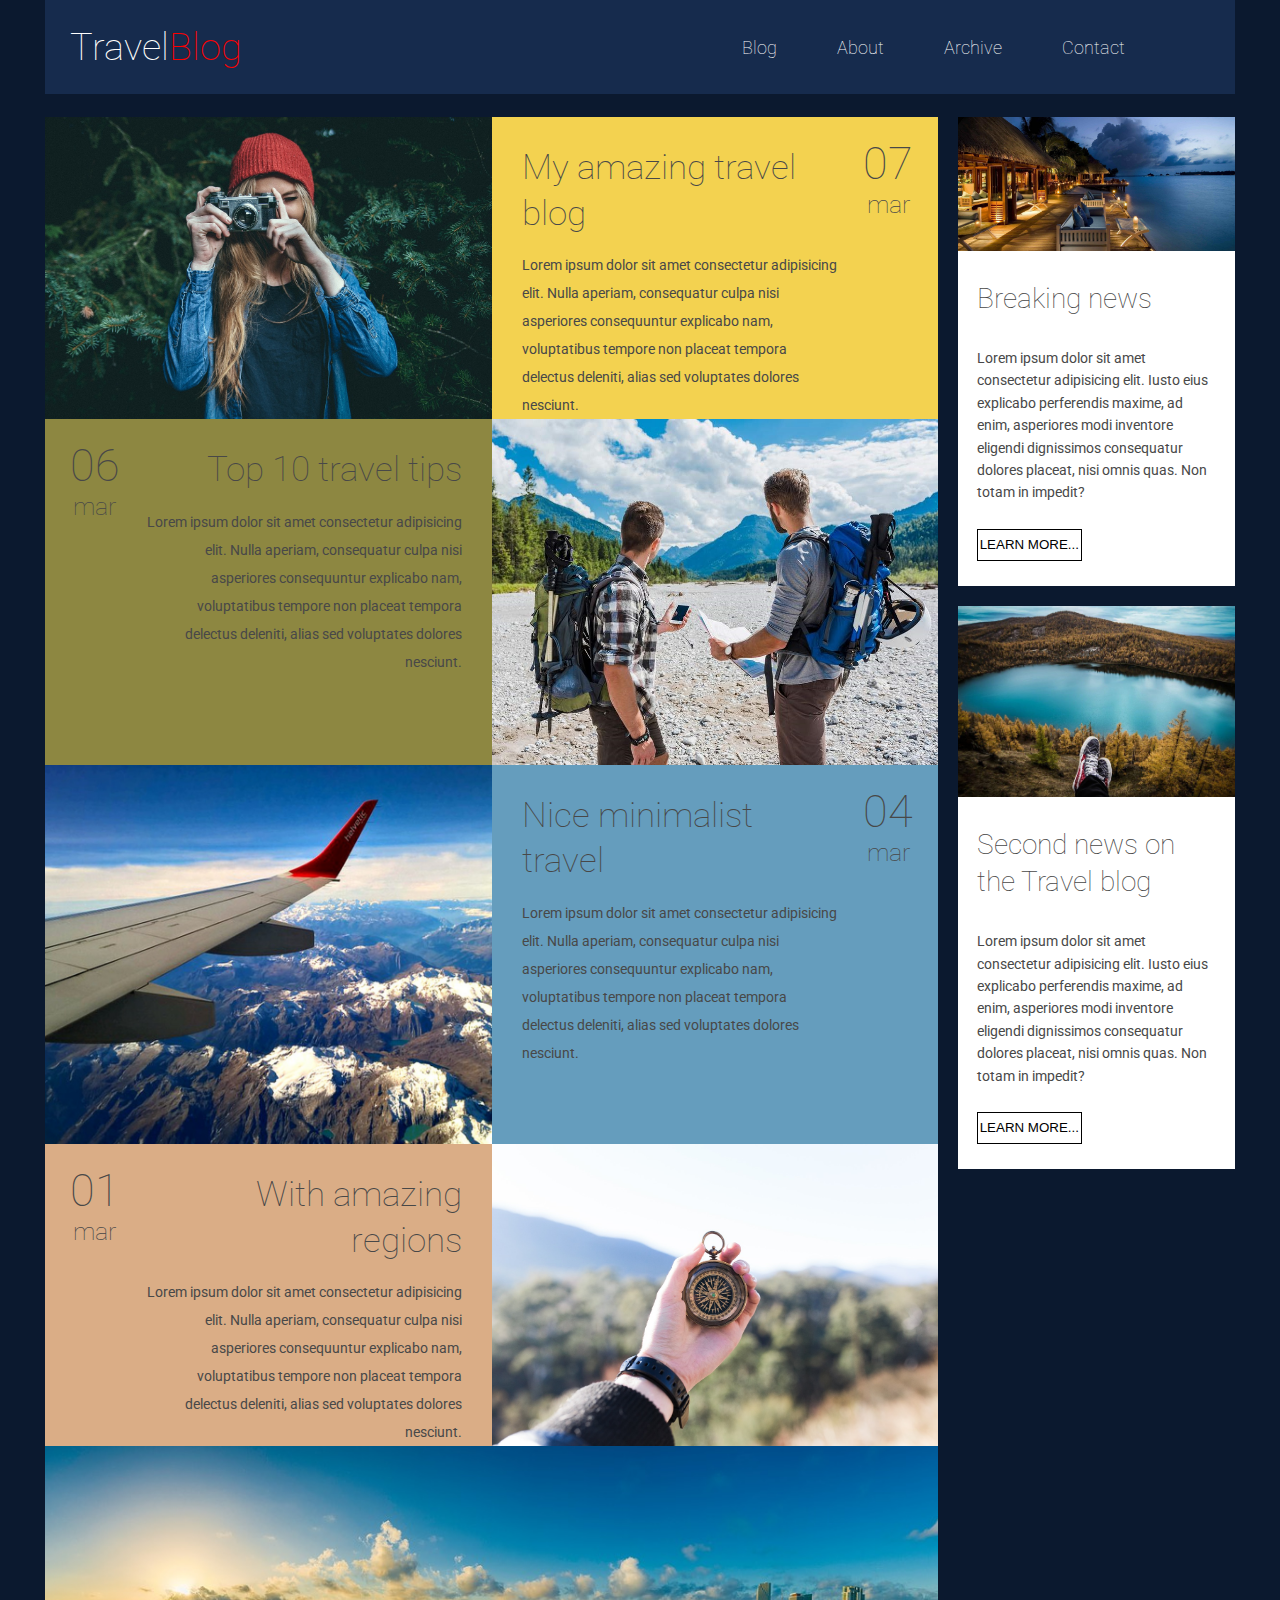
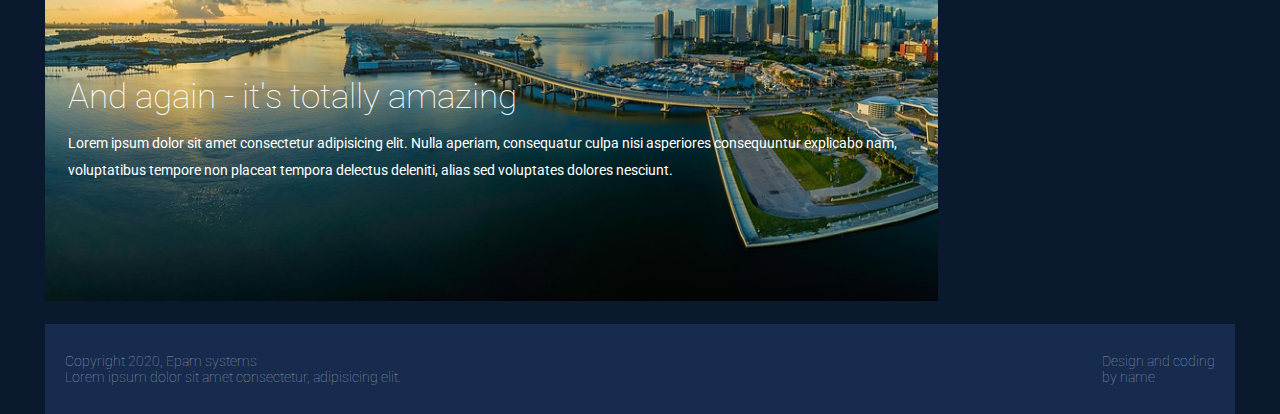
<file: FL13_HW5/homework/index.html>
<!DOCTYPE html>
<html lang="zxx">
<head>
  <meta charset="UTF-8">
  <meta name="viewport" content="width=device-width, initial-scale=1.0">
  <meta http-equiv="X-UA-Compatible" content="ie=edge">
  <link rel="stylesheet" href="./css/styles.css">
  <link href='https://fonts.googleapis.com/css?family=Roboto:400,100,300,700&subset=latin,latin-ext' rel='stylesheet' type='text/css'>      
  <title>Responsive</title>
</head>
<body>
  <header>
    <div class="top-container">
      <p class="burger">☰</p>
      <p>Travel<span>Blog</span></p>
      <nav>
        <ul>
          <li><a href="#">Blog</a></li>
          <li><a href="#">About</a></li>
          <li><a href="#">Archive</a></li>
          <li><a href="#">Contact</a></li>
        </ul>
      </nav>
    </div>
  </header>
  <main>
    <section class="main-container" aria-label="quick summary">
      <article class="post-container">
        <div class="container-1">
          <div class="box-img-post-1">
            <img src="./img/post1.jpg" alt="post1-img">
          </div>
          <div class="box-content-1">
            <div class="box-description-post-1">
              <h2>My amazing travel blog</h2>
              <p>Lorem ipsum dolor sit amet consectetur adipisicing elit. Nulla aperiam, consequatur culpa nisi asperiores consequuntur explicabo nam, voluptatibus tempore non placeat tempora delectus deleniti, alias sed voluptates dolores nesciunt.</p>
            </div>
            <div class="box-date-post-1">
              <p>07</p>
              <p>mar</p>
            </div>
          </div>
        </div>
        <div class="container-2">
          <div class="box-img-post-2" >
            <img src="./img/post2.jpg" alt="post2-img">
          </div>
          <div class="box-content-2">
            <div class="box-description-post-2">
              <h2>Top 10 travel tips</h2>
              <p>Lorem ipsum dolor sit amet consectetur adipisicing elit. Nulla aperiam, consequatur culpa nisi asperiores consequuntur explicabo nam, voluptatibus tempore non placeat tempora delectus deleniti, alias sed voluptates dolores nesciunt.</p>
            </div>
            <div class="box-date-post-2">
              <p>06</p>
              <p>mar</p>
            </div>
          </div>
        </div>
        <div class="container-1">
          <div class="box-img-post-3">
            <img src="./img/post3.jpg" alt="post3-img">
          </div>
          <div class="box-content-3">
            <div class="box-description-post-1">
              <h2>Nice minimalist travel</h2>
              <p>Lorem ipsum dolor sit amet consectetur adipisicing elit. Nulla aperiam, consequatur culpa nisi asperiores consequuntur explicabo nam, voluptatibus tempore non placeat tempora delectus deleniti, alias sed voluptates dolores nesciunt.</p>
            </div>
            <div class="box-date-post-1">
              <p>04</p>
              <p>mar</p>
            </div>
          </div>
        </div>
        <div class="container-2">
          <div class="box-img-post-4" >
            <img src="./img/post4.jpg" alt="post4-img">
          </div>
          <div class="box-content-4">
            <div class="box-description-post-2">
              <h2>With amazing <br> regions</h2>
              <p>Lorem ipsum dolor sit amet consectetur adipisicing elit. Nulla aperiam, consequatur culpa nisi asperiores consequuntur explicabo nam, voluptatibus tempore non placeat tempora delectus deleniti, alias sed voluptates dolores nesciunt.</p>
            </div>
            <div class="box-date-post-2">
              <p>01</p>
              <p>mar</p>
            </div>
          </div>
        </div>
        <div class="container-3">
          <div class="box-content-5">
            <h2>And again - it's totally amazing</h2>
            <p>Lorem ipsum dolor sit amet consectetur adipisicing elit. Nulla aperiam, consequatur culpa nisi asperiores consequuntur explicabo nam, voluptatibus tempore non placeat tempora delectus deleniti, alias sed voluptates dolores nesciunt.</p>
          </div>
        </div>
      </article>
      <aside>
        <div class="container-news">
          <div class="box-img-news"> 
            <img src="./img/news1.jpg" alt="news1">
          </div>
          <div class="news-content">
            <div class="box-description-news">
              <h2>Breaking news</h2>
              <p>Lorem ipsum dolor sit amet consectetur adipisicing elit. Iusto eius explicabo perferendis maxime, ad enim, asperiores modi inventore eligendi dignissimos consequatur dolores placeat, nisi omnis quas. Non totam in impedit?</p>
            </div>
            <div class="btn-news">
              <button type="submit">LEARN MORE...</button>
            </div>
          </div>
        </div>
        <div class="container-news">
          <div class="box-img-news"> 
            <img src="./img/news2.jpg" alt="news2">
          </div>
          <div class="news-content">
            <div class="box-description-news">
              <h2>Second news on the Travel blog</h2>
              <p>Lorem ipsum dolor sit amet consectetur adipisicing elit. Iusto eius explicabo perferendis maxime, ad enim, asperiores modi inventore eligendi dignissimos consequatur dolores placeat, nisi omnis quas. Non totam in impedit?</p>
            </div>
            <div class="btn-news">
              <button type="submit">LEARN MORE...</button>
            </div>
          </div>
        </div>
      </aside>
    </section>
  </main>
  <footer>
    <div class="bot-container">
      <div>
        <p>Copyright 2020, Epam systems </p>
        <p>Lorem ipsum dolor sit amet consectetur, adipisicing elit.</p>
      </div>
      <div>
        <p>Design and coding</p>
        <p>by name</p>
      </div>
    </div>
  </footer>
</body>
</html>
</file>
<file: FL13_HW1/homework/style.css>
html,body,div,span,applet,object,iframe,h1,h2,h3,h4,h5,h6,p,blockquote,pre,a,abbr,acronym,address,big,cite,code,del,dfn,em,font,img,ins,kbd,q,s,samp,small,strike,strong,sub,sup,tt,var,b,u,i,center,dl,dt,dd,ol,ul,li,fieldset,form,label,legend,table,caption,tbody,tfoot,thead,tr,th,td{background:transparent;border:0;margin:0;padding:0;vertical-align:baseline}body{line-height:1}h1,h2,h3,h4,h5,h6{clear:both;font-weight:normal}ol,ul{list-style:none}blockquote{quotes:none}blockquote:before,blockquote:after{content:'';content:none}del{text-decoration:line-through}table{border-collapse:collapse;border-spacing:0}a img{border:0}#container{float:left;margin:0 -240px 0 0;width:100%}#primary,#secondary{float:right;overflow:hidden;width:220px}#secondary{clear:right}#footer{clear:both;width:100%}.one-column #content{margin:0 auto;width:640px}.single-attachment #content{margin:0 auto;width:900px}body,input,textarea,.page-title span,.pingback a.url{font-family:Georgia,"Bitstream Charter",serif}h3#comments-title,h3#reply-title,#access .menu,#access div.menu ul,#cancel-comment-reply-link,.form-allowed-tags,#site-info,#site-title,#wp-calendar,.comment-meta,.comment-body tr th,.comment-body thead th,.entry-content label,.entry-content tr th,.entry-content thead th,.entry-meta,.entry-title,.entry-utility,#respond label,.navigation,.page-title,.pingback p,.reply,.widget-title,.wp-caption-text{font-family:"Helvetica Neue",Arial,Helvetica,"Nimbus Sans L",sans-serif}input[type="submit"]{font-family:"Helvetica Neue",Arial,Helvetica,"Nimbus Sans L",sans-serif}pre{font-family:"Courier 10 Pitch",Courier,monospace}code{font-family:Monaco,Consolas,"Andale Mono","DejaVu Sans Mono",monospace}#access .menu-header,div.menu,#colophon,#branding,#main,#wrapper{margin:0 auto;width:940px}#wrapper{background:#fff;margin-top:20px;padding:0 20px}#footer-widget-area{overflow:hidden}#footer-widget-area .widget-area{float:left;margin-right:20px;width:220px}#footer-widget-area #fourth{margin-right:0}#site-info{float:left;font-size:14px;font-weight:bold;width:700px}#site-generator{float:right;width:220px}body{background:#f1f1f1}body,input,textarea{color:#666;font-size:12px;line-height:18px}hr{background-color:#e7e7e7;border:0;clear:both;height:1px;margin-bottom:18px}p{margin-bottom:18px}ul{list-style:square;margin:0 0 18px 1.5em}ol{list-style:decimal;margin:0 0 18px 1.5em}ol ol{list-style:upper-alpha}ol ol ol{list-style:lower-roman}ol ol ol ol{list-style:lower-alpha}ul ul,ol ol,ul ol,ol ul{margin-bottom:0}dl{margin:0 0 24px 0}dt{font-weight:bold}dd{margin-bottom:18px}strong{font-weight:bold}cite,em,i{font-style:italic}big{font-size:131.25%}ins{background:#ffc;text-decoration:none}blockquote{font-style:italic;padding:0 3em}blockquote cite,blockquote em,blockquote i{font-style:normal}pre{background:#f7f7f7;color:#222;line-height:18px;margin-bottom:18px;overflow:auto;padding:1.5em}abbr,acronym{cursor:help}sup,sub{height:0;line-height:1;position:relative;vertical-align:baseline}sup{bottom:1ex}sub{top:.5ex}small{font-size:smaller}input{margin-bottom:10px}input[type="text"],input[type="password"],input[type="email"],input[type="url"],input[type="number"],textarea{background:#f9f9f9;border:1px solid #ccc;box-shadow:inset 1px 1px 1px rgba(0,0,0,0.1);-moz-box-shadow:inset 1px 1px 1px rgba(0,0,0,0.1);-webkit-box-shadow:inset 1px 1px 1px rgba(0,0,0,0.1);padding:2px}a:link{color:#06c}a:visited{color:#743399}a:active,a:hover{color:#ff4b33}.screen-reader-text{clip:rect(1px,1px,1px,1px);overflow:hidden;position:absolute !important;height:1px;width:1px}#header{padding:30px 0 0 0}#site-title{float:left;font-size:30px;line-height:36px;margin:0 0 18px 0;width:700px}#site-title a{color:#000;font-weight:bold;text-decoration:none}#site-description{color:#000;clear:right;float:right;font-style:italic;margin:15px 0 18px 0;opacity:.65;width:220px}#branding img{border-top:4px solid #000;border-bottom:1px solid #000;display:block;float:left}#access{background:#000;display:block;float:left;margin:0 auto;width:940px}#access .menu-header,div.menu{font-size:13px;margin-left:12px;width:928px}#access .menu-header ul,div.menu ul{list-style:none;margin:0}#access .menu-header li,div.menu li{float:left;position:relative}#access a{color:#aaa;display:block;line-height:38px;padding:0 10px;text-decoration:none}#access ul ul{box-shadow:0 3px 3px rgba(0,0,0,0.2);-moz-box-shadow:0 3px 3px rgba(0,0,0,0.2);-webkit-box-shadow:0 3px 3px rgba(0,0,0,0.2);display:none;position:absolute;top:38px;left:0;float:left;width:180px;z-index:99999}#access ul ul li{min-width:180px}#access ul ul ul{left:100%;top:0}#access ul ul a{background:#333;line-height:1em;padding:10px;width:160px;height:auto}#access li:hover>a,#access ul ul:hover>a{background:#333;color:#fff}#access ul li:hover>ul{display:block}#access ul li.current_page_item>a,#access ul li.current_page_ancestor>a,#access ul li.current-menu-ancestor>a,#access ul li.current-menu-item>a,#access ul li.current-menu-parent>a{color:#fff}* html #access ul li.current_page_item a,* html #access ul li.current_page_ancestor a,* html #access ul li.current-menu-ancestor a,* html #access ul li.current-menu-item a,* html #access ul li.current-menu-parent a,* html #access ul li a:hover{color:#fff}#main{clear:both;overflow:hidden;padding:40px 0 0 0}#content{margin-bottom:36px}#content,#content input,#content textarea{color:#333;font-size:16px;line-height:24px}#content p,#content ul,#content ol,#content dd,#content pre,#content hr{margin-bottom:24px}#content ul ul,#content ol ol,#content ul ol,#content ol ul{margin-bottom:0}#content pre,#content kbd,#content tt,#content var{font-size:15px;line-height:21px}#content code{font-size:13px}#content dt,#content th{color:#000}#content h1,#content h2,#content h3,#content h4,#content h5,#content h6{color:#000;line-height:1.5em;margin:0 0 20px 0}#content table{border:1px solid #e7e7e7;margin:0 -1px 24px 0;text-align:left;width:100%}#content tr th,#content thead th{color:#777;font-size:12px;font-weight:bold;line-height:18px;padding:9px 24px;border-right:1px solid #e7e7e7}#content tr td{border-top:1px solid #e7e7e7;padding:6px 24px;border-right:1px solid #e7e7e7}#content tr.odd td{background:#f2f7fc}.hentry{margin:0 0 48px 0}.home .sticky{background:#f2f7fc;border-top:4px solid #000;margin-left:-20px;margin-right:-20px;padding:18px 20px}.single .hentry{margin:0 0 36px 0}.page-title{color:#000;font-size:14px;font-weight:bold;margin:0 0 36px 0}.page-title span{color:#333;font-size:16px;font-style:italic;font-weight:normal}.page-title a:link,.page-title a:visited{color:#777;text-decoration:none}.page-title a:active,.page-title a:hover{color:#ff4b33}#content .entry-title{color:#000;font-size:21px;font-weight:bold;line-height:1.3em;margin-bottom:0}.entry-title a:link,.entry-title a:visited{color:#000;text-decoration:none}.entry-title a:active,.entry-title a:hover{color:#ff4b33}.entry-meta{color:#777;font-size:12px}.entry-meta abbr,.entry-utility abbr{border:0}.entry-meta abbr:hover,.entry-utility abbr:hover{border-bottom:1px dotted #666}.single-author .by-author{position:absolute !important;clip:rect(1px 1px 1px 1px);clip:rect(1px,1px,1px,1px)}.entry-content,.entry-summary{clear:both;padding:12px 0 0 0}.entry-content .more-link{white-space:nowrap}#content .entry-summary p:last-child{margin-bottom:12px}.entry-content fieldset{border:1px solid #e7e7e7;margin:0 0 24px 0;padding:24px}.entry-content fieldset legend{background:#fff;color:#000;font-weight:bold;padding:0 24px}.entry-content input{margin:0 0 24px 0}.entry-content input.file,.entry-content input.button{margin-right:24px}.entry-content label{color:#777;font-size:12px}.entry-content select{margin:0 0 24px 0}.entry-content sup,.entry-content sub{font-size:10px}.entry-content blockquote.left{float:left;margin-left:0;margin-right:24px;text-align:right;width:33%}.entry-content blockquote.right{float:right;margin-left:24px;margin-right:0;text-align:left;width:33%}.page-link{clear:both;color:#000;font-weight:bold;line-height:48px;word-spacing:.5em}.page-link a:link,.page-link a:visited{background:#f1f1f1;color:#333;font-weight:normal;padding:.5em .75em;text-decoration:none}.home .sticky .page-link a{background:#d9e8f7}.page-link a:active,.page-link a:hover{color:#ff4b33}body.page .edit-link{clear:both;display:block}#entry-author-info{background:#f2f7fc;border-top:4px solid #000;clear:both;font-size:14px;line-height:20px;margin:24px 0;overflow:hidden;padding:18px 20px}#entry-author-info #author-avatar{background:#fff;border:1px solid #e7e7e7;float:left;height:60px;margin:0 -104px 0 0;padding:11px}#entry-author-info #author-description{float:left;margin:0 0 0 104px}#entry-author-info h2{color:#000;font-size:100%;font-weight:bold;margin-bottom:0}.entry-utility{clear:both;color:#777;font-size:12px;line-height:18px}.entry-meta a,.entry-utility a{color:#777}.entry-meta a:hover,.entry-utility a:hover{color:#ff4b33}#content .video-player{padding:0}.format-standard .wp-video,.format-standard .wp-audio-shortcode,.format-audio .wp-audio-shortcode,.format-standard .video-player{margin-bottom:24px}.home #content .format-aside p,.home #content .category-asides p{font-size:14px;line-height:20px;margin-bottom:10px;margin-top:0}.format-gallery .size-thumbnail img,.category-gallery .size-thumbnail img{border:10px solid #f1f1f1;margin-bottom:0}.format-gallery .gallery-thumb,.category-gallery .gallery-thumb{float:left;margin-right:20px;margin-top:-4px}.home #content .format-gallery .entry-utility,.home #content .category-gallery .entry-utility{padding-top:4px}.attachment .entry-content .entry-caption{font-size:140%;margin-top:24px}.attachment .entry-content .nav-previous a:before{content:'\2190\00a0'}.attachment .entry-content .nav-next a:after{content:'\00a0\2192'}#content img.size-auto,#content img.size-full,#content img.size-large,#content img.size-medium,#content .entry-attachment img,#content .widget-container img{max-width:100%;height:auto}#ie8 #content img.size-auto,#ie8 #content img.size-full,#ie8 #content img.size-large,#ie8 #content img.size-medium,#ie8 #content .entry-attachment img{width:auto}.alignleft,img.alignleft{display:inline;float:left;margin-right:24px;margin-top:4px}.alignright,img.alignright{display:inline;float:right;margin-left:24px;margin-top:4px}.aligncenter,img.aligncenter{clear:both;display:block;margin-left:auto;margin-right:auto}img.alignleft,img.alignright,img.aligncenter{margin-bottom:12px}.wp-caption{background:#f1f1f1;line-height:18px;margin-bottom:20px;max-width:100%;padding:4px;text-align:center}.wp-caption img{margin:5px 5px 0;max-width:622px}.wp-caption p.wp-caption-text{color:#777;font-size:12px;margin:5px}.wp-smiley{margin:0}.gallery{margin:0 auto 18px}.gallery .gallery-item{float:left;margin-top:0;text-align:center}.gallery-columns-1 .gallery-item{width:100%}.gallery-columns-2 .gallery-item{width:50%}.gallery-columns-3 .gallery-item{width:33%}.gallery-columns-4 .gallery-item{width:25%}.gallery-columns-5 .gallery-item{width:20%}.gallery-columns-6 .gallery-item{width:16%}.gallery-columns-7 .gallery-item{width:14%}.gallery-columns-8 .gallery-item{width:12%}.gallery-columns-9 .gallery-item{width:11%}.gallery-columns-1 img{max-width:620px}.gallery-columns-2 img{max-width:288px}.gallery-columns-3 img{max-width:177px}.gallery-columns-4 img{max-width:122px}.gallery-columns-5 img{max-width:88px}.gallery-columns-6 img{max-width:66px}.gallery-columns-7 img{max-width:50px}.gallery-columns-8 img{max-width:39px}.gallery-columns-9 img{max-width:29px}.gallery-item img{height:auto}.gallery-columns-2 .attachment-medium{max-width:92%;height:auto}.gallery-columns-4 .attachment-thumbnail{max-width:84%;height:auto}.gallery .gallery-caption{color:#777;font-size:12px;margin:0 0 12px}.gallery dl{margin:0}.gallery img{border:10px solid #f1f1f1}.gallery br+br{display:none}#content .entry-attachment img{display:block;margin:0 auto}.navigation{color:#777;font-size:12px;line-height:18px;overflow:hidden}.navigation a:link,.navigation a:visited{color:#777;text-decoration:none}.navigation a:active,.navigation a:hover{color:#ff4b33}.nav-previous{float:left;width:50%}.nav-next{float:right;text-align:right;width:50%}#nav-above{margin:0 0 18px 0}#nav-above{display:none}.paged #nav-above,.single #nav-above{display:block}#nav-below{margin:-18px 0 0 0}#comments{clear:both}#comments .navigation{padding:0 0 18px 0}h3#comments-title,h3#reply-title{color:#000;font-size:20px;font-weight:bold;margin-bottom:0}h3#comments-title{padding:24px 0}.commentlist{list-style:none;margin:0}.commentlist li.comment{border-bottom:1px solid #e7e7e7;line-height:24px;margin:0 0 24px 0;padding:0 0 0 56px;position:relative}.commentlist li:last-child{border-bottom:0;margin-bottom:0}#comments .comment-body ul,#comments .comment-body ol{margin-bottom:18px}#comments .comment-body p:last-child{margin-bottom:6px}#comments .comment-body blockquote p:last-child{margin-bottom:24px}.commentlist ol{list-style:decimal}.commentlist .avatar{position:absolute;top:4px;left:0}.comment-author cite{color:#000;font-style:normal;font-weight:bold}.comment-author .says{font-style:italic}.comment-meta{font-size:12px;margin:0 0 18px 0}.comment-meta a:link,.comment-meta a:visited{color:#777;text-decoration:none}.comment-meta a:active,.comment-meta a:hover{color:#ff4b33}.commentlist .bypostauthor>div{background:#f2f7fc;border-top:4px solid #000;margin-bottom:10px;padding:10px 0 0 20px}.reply{font-size:12px;padding:0 0 24px 0}.reply a,a.comment-edit-link{color:#777}.reply a:hover,a.comment-edit-link:hover{color:#ff4b33}.commentlist .children{list-style:none;margin:0}.commentlist .children li{border:0;margin:0}.nopassword,.nocomments{display:none}#comments .pingback{border-bottom:1px solid #e7e7e7;margin-bottom:18px;padding-bottom:18px}.commentlist li.comment+li.pingback{margin-top:-6px}#comments .pingback p{color:#777;display:block;font-size:12px;line-height:18px;margin:0}#comments .pingback .url{font-size:13px;font-style:italic}input[type="submit"]{color:#333}form{text-align:right}input{width:200px}#respond{border-top:1px solid #e7e7e7;margin:24px 0;overflow:hidden;position:relative}#respond p{margin:0}#respond .comment-notes{margin-bottom:1em}.form-allowed-tags{line-height:1em}.children #respond{margin:0 48px 0 0}h3#reply-title{margin:18px 0}#comments-list #respond{margin:0 0 18px 0}#comments-list ul #respond{margin:0}#cancel-comment-reply-link{font-size:12px;font-weight:normal;line-height:18px}#respond .required{color:#ff4b33;font-weight:bold}#respond label{color:#777;font-size:12px}#respond input{margin:0 0 9px;width:98%}#respond textarea{width:98%}#respond .form-allowed-tags{color:#777;font-size:12px;line-height:18px}#respond .form-allowed-tags code{font-size:11px}#respond .form-submit{margin:12px 0}#respond .form-submit input{font-size:14px;width:auto}.widget-area ul{list-style:none;margin-left:0}.widget-area ul ul{list-style:square;margin-left:1.3em}.widget-area select{max-width:100%}.widget_search #s{width:60%}.widget_search label{display:none}.widget-container{word-wrap:break-word;-webkit-hyphens:auto;-moz-hyphens:auto;hyphens:auto;margin:0 0 18px 0}.widget-container .wp-caption img{margin:auto}.widget-container.widget_image .wp-caption{width:auto}.widget-container.widget_image .wp-caption img{margin-left:-8px}.widget-title{color:#222;font-size:14px;font-weight:bold}.widget-area a:link,.widget-area a:visited{text-decoration:none}.widget-area a:active,.widget-area a:hover{text-decoration:underline}.widget-area .entry-meta{font-size:11px}#wp_tag_cloud div{line-height:1.6em}#wp-calendar{width:100%}#wp-calendar caption{color:#222;font-size:14px;font-weight:bold;padding-bottom:4px;text-align:left}#wp-calendar thead{font-size:11px}#wp-calendar tbody{color:#aaa}#wp-calendar tbody td{background:#f5f5f5;border:1px solid #fff;padding:3px 0 2px;text-align:center}#wp-calendar tbody .pad{background:0}#wp-calendar tfoot #next{text-align:right}.widget_rss a.rsswidget{color:#000}.widget_rss a.rsswidget:hover{color:#ff4b33}.widget_rss .widget-title img{width:11px;height:11px}#main .widget-area ul{margin-left:0;padding:0 20px 0 0}#main .widget-area ul ul{border:0;margin-left:1.3em;padding:0}#main .widget-container.music-player ul{margin:0}#footer{margin-bottom:20px}#colophon{border-top:4px solid #000;margin-top:-4px;overflow:hidden;padding:18px 0}#site-info{font-weight:bold}#site-info a{color:#000;text-decoration:none}#site-generator{font-style:italic;position:relative}#site-generator a{background:url(images/wordpress.png) center left no-repeat;color:#666;display:inline-block;line-height:16px;padding-left:20px;text-decoration:none}#site-generator a:hover{text-decoration:underline}img#wpstats{display:block;margin:0 auto 10px}pre{-webkit-text-size-adjust:140%}code{-webkit-text-size-adjust:160%}#access,.entry-meta,.entry-utility,.navigation,.widget-area{-webkit-text-size-adjust:120%}#site-description{-webkit-text-size-adjust:none}@media print{body{background:none !important}#wrapper{clear:both !important;display:block !important;float:none !important;position:relative !important}#header{border-bottom:2pt solid #000;padding-bottom:18pt}#colophon{border-top:2pt solid #000}#site-title,#site-description{float:none;line-height:1.4em;margin:0;padding:0}#site-title{font-size:13pt}.entry-content{font-size:14pt;line-height:1.6em}.entry-title{font-size:21pt}#access,#branding img,#respond,.comment-edit-link,.edit-link,.navigation,.page-link,.widget-area{display:none !important}#container,#header,#footer{margin:0;width:100%}#content,.one-column #content{margin:24pt 0 0;width:100%}.wp-caption p{font-size:11pt}#site-info,#site-generator{float:none;width:auto}#colophon{width:auto}img#wpstats{display:none}#site-generator a{margin:0;padding:0}#entry-author-info{border:1px solid #e7e7e7}#main{display:inline}.home .sticky{border:0}}img{width:140px;vertical-align:middle;display:block;margin:0 auto;margin-left:calc(50% - 50px);margin-bottom:20px}nav>a{padding:10px;color:#0279c1}nav>a b:hover{color:#00527a}nav>a:visited{color:#0279c1}article{padding-left:10px}footer{margin-top:20px;padding:40px 20px;text-align:center;background:#3333}
</file>
<file: FL13_HW2/homework/css/general.css>
/* 

please don't edit this styles

*/

h2.tm-section-title {
    color: lightskyblue;
}

a:focus {
    color: #666;
    outline: 0
}

ul {
    padding: 0;
    margin: 0
}

body {
    background-color: #f5f5f5;
    color: #000;
    font-family: 'Open Sans', Helvetica, Arial, sans-serif;
    font-size: 16px;
    font-weight: 300;
    padding-top: 30px;
    overflow-x: hidden
}

section:before {
    position: absolute;
    z-index: 1
}

.box,
.tm-content-box,
.tm-main-nav {
    background-color: #fff
}

.tm-sidebar {
    z-index: 10;
    position: fixed;
    left: 0;
    right: 0;
    top: 0;
    width: 100%;
}

.tm-sidebar ul{
    margin: 0px;
    display: flex;
}

.tm-main-nav {
    font-size: 1.5em;
    text-align: center
}

.tm-nav-item {
    list-style: none;
    width: 100%;
}

.tm-nav-item-link {
    border: 1px solid transparent;
    color: #666;
    display: block;
    padding: 10px;
    width: 100%;
    -webkit-transition: all .3s ease;
    transition: all .3s ease
}

.carousel-indicators li,
.tm-banner-inner {
    border: 1px solid lightgrey
}


.tm-nav-item-link.active,
.tm-nav-item-link:hover {
    color: #666;
    text-decoration: none;
}

.tm-nav-item-link:focus {
    text-decoration: none
}

.tm-banner-text,
.tm-banner-title,
.tm-section-title {
    color: #666;
    font-weight: 300;
    margin: 0
}

.tm-section-title {
    margin-bottom: 20px
}

.tm-section-title-box {
    margin-bottom: 0
}

.tm-banner-title {
    font-size: 3.3em;
    letter-spacing: 2px;
    text-transform: uppercase
}

.tm-main-content {
    padding-top: 70px;
}

.tm-content-box {
    overflow: hidden;
    margin-bottom: 30px
}

.padding-medium {
    padding: 40px
}

.tm-banner {
    padding: 30px
}

.tm-banner-inner {
    padding: 30px 0;
    height: 100%;
    text-align: center;
    display: flex;
    -webkit-box-orient: vertical;
    -webkit-box-direction: normal;
    -webkit-flex-direction: column;
    -ms-flex-direction: column;
    flex-direction: column;
    -webkit-box-align: center;
    -webkit-align-items: center;
    -ms-flex-align: center;
    align-items: center;
    -webkit-box-pack: center;
    -webkit-justify-content: center;
    -ms-flex-pack: center;
    justify-content: center
}

.tm-banner-inner img{
    width: 120px;
}

.tm-banner-text {
    font-size: 1.4em
}

.boxes,
.tm-box-bg-title {
    display: -webkit-box;
    display: -webkit-flex;
    display: -ms-flexbox
}

/*.flex-item {*/
    /*-webkit-box-flex: 0 1 auto;*/
    /*-webkit-flex: 0 1 auto;*/
    /*-ms-flex: 0 1 auto;*/
    /*flex: 0 1 auto*/
/*}*/

.section-description {
    line-height: 1.8;
    margin-bottom: 25px
}

.section-description:last-child {
    margin-bottom: 0
}

.tm-team-description-container {
    max-width: 500px
}

.tm-team-info {
    display: flex
}

.box {
    list-style: none;
    width: 33.3333%;
    height: auto;
}

.box-bg {
    position: relative
}

.box-img {
    width: 100%;
}

.tm-box-bg-title {
    position: absolute;
    top: 0;
    right: 0;
    bottom: 0;
    left: 0;
    display: flex;
    -webkit-box-align: center;
    -webkit-align-items: center;
    -ms-flex-align: center;
    align-items: center;
    -webkit-box-pack: center;
    -webkit-justify-content: center;
    -ms-flex-pack: center;
    justify-content: center
}

.boxes {
    display: flex;
    -webkit-flex-wrap: wrap;
    -ms-flex-wrap: wrap;
    flex-wrap: wrap
}

.gallery-container a {
    cursor: -webkit-zoom-in;
    cursor: zoom-in
}

.carousel {
    position: relative;
    height: auto;
    padding: 50px 50px 80px;
    text-align: center
}

.carousel-indicators {
    bottom: 30px
}

.carousel-content {
    color: #000;
    display: -webkit-box;
    display: -webkit-flex;
    display: -ms-flexbox;
    display: flex;
    -webkit-box-align: center;
    -webkit-align-items: center;
    -ms-flex-align: center;
    align-items: center
}

.carousel-indicators .active {
    background-color: lightgrey
}

.contact-form {
    overflow: hidden
}

.form-control {
    border-radius: 0;
    font-size: 1em
}

.form-control:focus {
    border-color: lightgrey;
    box-shadow: inset 0 1px 1px rgba(0, 0, 0, .075), 0 0 8px rgba(153, 153, 153, .45)
}

.form-group {
    margin-bottom: 20px
}

.form-group-2-col-left {
    padding-left: 0;
    padding-right: 5px
}

.form-group-2-col-right {
    padding-right: 0;
    padding-left: 5px
}

.mandatory-field:after {
    position: absolute;
    top: 0;
    right: 7px
}

.carousel-inner>.carousel-item>a>img, .carousel-inner>.carousel-item>img, .img-contact-us {
    width: 100%;
}

.tm-footer {
    color: #666;
    padding-bottom: 15px
}
</file>
<file: FL13_HW2/homework/css/style.css>
.tm-nav-item:hover {
  background-color: lightskyblue;
}

.tm-nav-item-link:hover {
  color: #fff;
}

#home, 
section, 
.tm-sidebar {
  box-shadow: 0px 0px 10px rgba(61, 55, 61, 0.7);
}

.tm-banner  {
  background-image:linear-gradient(burlywood,lightskyblue);
}

.tm-banner-inner  {
  background-color: white;
}

@media screen {
.tm-banner-text {
  letter-spacing: 5px;
  word-spacing: 7px;
  text-shadow: 0px 3px 0px  #76cdd7, 0px 11px 0.04em  #76cdd7;
  position: relative;
  animation: identifier 4.5s linear;
}
}

@keyframes identifier {
  0% {transform: rotate(45deg);}
  100% { left:0px; top: 0px; }
}

.flex-2-col {
  display: flex;
  flex-direction: row-reverse;
  align-items: center;
  background-color: white;
  margin-bottom: 30px;
}

.tm-section-title {
  text-align: center;
}

h2~p.tm-section-description {
  text-indent:20px;
  font-style: italic;
  line-height: 1.6;
}

#about .tm-section-title:hover {
  background-color: lightskyblue;
  color: #fff;
  font-weight: bold;
  cursor: default;  
}

section::before {  
  content: "";
  width: 0;
  height: 0;
  border-style: solid;
  border-width: 22px;
  border-color: lightskyblue transparent transparent lightskyblue;  
}

.heading h2 {
  text-align: center;
  color:lightskyblue;
}

.heading li {
  list-style: decimal-leading-zero;
}

.heading li a:hover {
  color: red;
  font-weight: bold;
}

.heading a:hover::before{
  content: ">";
  color: red;
  text-decoration: none;
  display: inline-block;
}

.text::after {
  content: 'New';
  color: red;
  position: absolute;
  font-variant: small-caps;
  vertical-align: super;
  font-size: 10px;
  display: inline-block;
  font-weight: bold;
}

  
.box-work h2 + p {
  font-style: italic;
}

.blocks .box-work{
  padding: 10px;
}

.blocks .box-work:nth-child(even) {
  background-color:lightskyblue;
  color: #fff;
}

.box-work p::first-letter {
  font-weight: bold;
}

#contact h2 {
  text-align: right;
}

#contact #contact_name,
#contact_email,
#contact_subject {
  border-style: solid;
  border-width: 1px;
  border-color: transparent transparent lightskyblue transparent ;
}

#contact #contact_subject {
  background-image: url("../img/email-icon.png");
  background-size: 30px;
  background-position: right;
  background-repeat: no-repeat;
}

#contact .form-control:focus {
  background-color: lightskyblue;
  caret-color: white;
}

#contact button.btn {
  border-radius: 0px;
  border: solid 2px  lightskyblue;
  float: right;
  width: 135px;
  height: 50px;
  background-color: white;
  color: lightskyblue;
}

#contact button:hover {
  background-color: lightseagreen;
  color: white;
  border-color: rgba(32, 178, 171, 0.999);
}

.tm-sidebar {
  z-index: 16;
}

@media print {

  body {
    padding: 0px;
    margin-top: -70px;
  }

  #home, 
  section, 
  .tm-sidebar {
    box-shadow:none;
  }

  .padding-medium {
    padding: 0px;
  }

  .tm-sidebar .tm-main-nav{
    display: none;
  }

  .tm-banner {
    padding: 0px;
  }
  
  .tm-banner-text {
    letter-spacing: 5px;
    word-spacing: 7px;
    text-shadow: none;
  }

  .flex-2-col {
    display: block;
  }

  .flex-2-col h2 {
    text-transform: uppercase;
  }

  .tm-team-img {
    display: none;
  }

  section::before {  
    content: "";
    width: 0;
    height: 0;
    border: none;  
  }
  
  .tm-team-description-container {
    max-width: 650px;
    text-align: center;
  }

  .padding-medium {
    padding: 0px;
    margin: 0px;
  }
  
  h2~p.tm-section-description {
    font-style: italic;
    line-height: 1.6;
    text-align: center;
  }  
  
  #about {
    display: none;
  }
  
  h2 {
    text-align: center;
    color:lightskyblue;
    font-weight: 200;
    text-transform: uppercase;
  }
  
  .heading ol li{
    list-style: none;
  }
  
  .text::after {
    content: none;
  }

  .heading ol{
    width: 350px;
    margin-left: 140px;
  }

  .heading li:nth-child(odd) {
    text-align: left;
  }
  
  .heading li:nth-child(even) {
    text-align:right;
  } 

  .gallery-container {
    display: none;
  }

  .tm-content-box {
    margin-bottom: 0px;
  }

  .tm-main-content #home {
    margin-bottom: 25px;  
  }

    section {
    text-align: center;
  }

  .blocks .tm-team-description-container {
    width: 630px;
    margin-left: 15px;
  }
  
  .carousel-inner .carousel-content {
    margin-right:20px ;
  }

  #ideas .carousel-indicators {
    display: none;
  }
  
  .tm-content-box .img-contact-us, #contact {
    display: none;
  }

  @page {
    margin-top: 0.2cm;
    margin-bottom: 0.2cm;
  }
}
</file>
<file: FL13_HW3/homework/css/style1.css>
body {
  margin: 0px;
  background-color: white; }

.header {
  background-image: url(../img/m-h-day.jpg);
  max-width: 1920px;
  background-repeat: no-repeat;
  background-size: cover;
  height: 632px;
  background-position: center center;
  border-radius: 0 0 40%; }
  .header .header-wrap {
    display: flex;
    flex-direction: column;
    align-items: flex-start;
    justify-content: center;
    width: 530px;
    left: 135px;
    top: 18px;
    position: absolute; }

.landing-logo {
  display: flex; }
  .landing-logo img {
    height: 40px;
    width: 40px; }
  .landing-logo p {
    font-family: "Hind", sans-serif;
    font-weight: bold;
    color: #2C2F3C;
    font-size: 21px;
    margin-top: -3px;
    margin-left: 12px; }
    .landing-logo p span {
      display: block;
      font-size: 9px;
      margin-top: -5px;
      margin-left: 9px;
      text-align: initial; }

.header_heading {
  font-size: 62px;
  font-weight: 1000;
  width: 500px;
  font-family: 'Source Sans Pro', sans-serif;
  margin-bottom: 20px;
  margin-top: 45px;
  color: #2C2F3C;
  letter-spacing: 1px;
  line-height: 60px;
  z-index: 1;
  position: relative; }
  .header_heading::after {
    content: '';
    background-color: #14A0C7;
    height: 43px;
    width: 267px;
    position: absolute;
    left: 0px;
    top: 79px;
    z-index: -1; }

.header_text {
  color: #2C2F3C;
  font-family: 'Hind', sans-serif;
  line-height: 1.5;
  font-size: 14px;
  white-space: pre-line;
  margin-left: 0px;
  width: 600px;
  word-spacing: 1px;
  letter-spacing: 0.05px; }

.header_button {
  width: 125px;
  height: 42px;
  background-color: #699900;
  border: solid 1px #699900;
  color: white;
  margin-top: 40px;
  font-weight: 700;
  letter-spacing: 0.3px;
  font-size: 13px;
  position: relative; }

.login {
  color: white;
  font-size: 19px;
  font-family: "Source Sans Pro", sans-serif;
  margin-left: 130px;
  letter-spacing: -0.5px; }

.section .section_text {
  font-size: 35px;
  font-weight: 600;
  font-family: 'Source Sans Pro', sans-serif;
  color: #2C2F3C;
  letter-spacing: 1px;
  z-index: 1;
  position: relative;
  display: flex;
  flex-direction: column;
  align-items: center; }
  .section .section_text::after {
    content: '';
    background-color: #14A0C7;
    height: 43px;
    width: 167px;
    position: absolute;
    left: 680px;
    top: -7px;
    z-index: -1; }

.section_card_wrap {
  width: 791px;
  margin-left: 280px; }
  .section_card_wrap .section_card {
    display: flex;
    margin-bottom: 22px;
    padding: 10px;
    background-color: #21232E;
    border-radius: 5px;
    height: 220px; }
    .section_card_wrap .section_card img {
      padding: 7px;
      border-radius: 15px; }

.section_card_right_container {
  display: flex;
  flex-direction: column;
  justify-content: center;
  align-items: center;
  width: 350px;
  padding-left: 87px;
  padding-top: 10px; }
  .section_card_right_container .section_card_heading {
    color: white;
    font-family: "Source Sans Pro", sans-serif;
    font-size: 21px;
    font-weight: 600;
    padding-bottom: 5px; }
  .section_card_right_container .section_card_text {
    color: #BCBEC7;
    font-family: "Hind", sans-serif;
    font-size: 14px;
    font-weight: normal;
    text-align: justify;
    margin-top: -10px; }
  .section_card_right_container .section_link {
    color: #BCBEC7;
    margin-bottom: 25px;
    font-size: 15px;
    font-family: "Source Sans Pro", sans-serif; }

.section_banner {
  display: flex;
  flex-direction: row;
  justify-content: center;
  width: 842px;
  height: 125px;
  margin-left: 254px;
  border-radius: 5px;
  background-image: linear-gradient(90deg, #699900, #2F5ED0);
  position: relative;
  top: 100px;
  z-index: 3; }
  .section_banner .section_banner_text_wrap {
    position: relative;
    right: 100px; }
    .section_banner .section_banner_text_wrap .section_banner_heading {
      font-size: 26px;
      font-weight: 700;
      font-family: 'Source Sans Pro', sans-serif;
      color: #2C2F3C;
      margin: 20px 0px 10px; }
      .section_banner .section_banner_text_wrap .section_banner_heading::after {
        content: '';
        background-color: #14A0C7;
        height: 40px;
        width: 55px;
        position: absolute;
        left: 105px;
        top: 10px;
        z-index: -1; }
    .section_banner .section_banner_text_wrap .section_banner_text {
      color: #BCBEC7;
      font-family: 'Hind', sans-serif;
      padding-bottom: 20px;
      margin-top: 0px;
      font-size: 14px; }
  .section_banner .section_banner_button {
    width: 125px;
    height: 42px;
    background-color: #699900;
    border: solid 1px #699900;
    color: white;
    margin: 41px 0px;
    font-weight: 700;
    letter-spacing: 0.3px;
    font-size: 13px;
    position: relative;
    left: 137px;
    top: 3px; }

.footer .footer-wrap {
  background-color: #21232E;
  height: 213px;
  margin-top: 37px;
  display: flex;
  flex-direction: row;
  justify-content: center;
  align-items: center; }
.footer .footer_logo {
  margin-top: 85px; }
  .footer .footer_logo p {
    font-family: "Hind", sans-serif;
    font-weight: bold;
    color: #BCBEC7;
    font-size: 21px; }
  .footer .footer_logo span {
    display: block;
    font-size: 9px;
    margin-top: -5px;
    margin-left: 9px;
    text-align: initial; }
.footer .footer_text {
  margin-top: 80px;
  width: 240px;
  color: #BCBEC7;
  font-family: "Hind", sans-serif;
  font-size: 11px;
  padding: 0px 278px; }
.footer .footer-cr {
  color: #BCBEC7;
  font-family: "Hind", sans-serif;
  margin-top: 60px;
  font-size: 14px; }
</file>
<file: FL13_HW3/homework/css/style2.css>
body {
  margin: 0px;
  background-color: #21232E; }

.header {
  background-image: url(../img/m-h-night.jpg);
  max-width: 1920px;
  background-repeat: no-repeat;
  background-size: cover;
  height: 632px;
  background-position: center center;
  border-radius: 0 0 40%; }
  .header .header-wrap {
    display: flex;
    flex-direction: column;
    align-items: flex-start;
    justify-content: center;
    width: 530px;
    left: 135px;
    top: 18px;
    position: absolute; }

.landing-logo {
  display: flex; }
  .landing-logo img {
    height: 40px;
    width: 40px; }
  .landing-logo p {
    font-family: "Fresca", sans-serif;
    font-weight: bold;
    color: #fff;
    font-size: 21px;
    margin-top: -3px;
    margin-left: 12px; }
    .landing-logo p span {
      display: block;
      font-size: 9px;
      margin-top: -5px;
      margin-left: 9px;
      text-align: initial; }

.header_heading {
  font-size: 62px;
  font-weight: 1000;
  width: 500px;
  font-family: 'Source Sans Pro', sans-serif;
  margin-bottom: 20px;
  margin-top: 45px;
  color: #fff;
  letter-spacing: 1px;
  line-height: 60px;
  z-index: 1;
  position: relative; }
  .header_heading::after {
    content: '';
    background-color: #FF4E33;
    height: 43px;
    width: 267px;
    position: absolute;
    left: 0px;
    top: 79px;
    z-index: -1; }

.header_text {
  color: #fff;
  font-family: 'Hind', sans-serif;
  line-height: 1.5;
  font-size: 14px;
  white-space: pre-line;
  margin-left: 0px;
  width: 600px;
  word-spacing: 1px;
  letter-spacing: 0.05px; }

.header_button {
  width: 125px;
  height: 42px;
  background-color: #E3AC00;
  border: solid 1px #E3AC00;
  color: white;
  margin-top: 40px;
  font-weight: 700;
  letter-spacing: 0.3px;
  font-size: 13px;
  position: relative; }

.login {
  color: white;
  font-size: 19px;
  font-family: "Source Sans Pro", sans-serif;
  margin-left: 130px;
  letter-spacing: -0.5px; }

.section .section_text {
  font-size: 35px;
  font-weight: 600;
  font-family: 'Source Sans Pro', sans-serif;
  color: #fff;
  letter-spacing: 1px;
  z-index: 1;
  position: relative;
  display: flex;
  flex-direction: column;
  align-items: center; }
  .section .section_text::after {
    content: '';
    background-color: #FF4E33;
    height: 43px;
    width: 167px;
    position: absolute;
    left: 680px;
    top: -7px;
    z-index: -1; }

.section_card_wrap {
  width: 791px;
  margin-left: 280px; }
  .section_card_wrap .section_card {
    display: flex;
    margin-bottom: 22px;
    padding: 10px;
    background-color: #3B3F50;
    border-radius: 5px;
    height: 220px; }
    .section_card_wrap .section_card img {
      padding: 7px;
      border-radius: 15px; }

.section_card_right_container {
  display: flex;
  flex-direction: column;
  justify-content: center;
  align-items: center;
  width: 350px;
  padding-left: 87px;
  padding-top: 10px; }
  .section_card_right_container .section_card_heading {
    color: white;
    font-family: "Source Sans Pro", sans-serif;
    font-size: 21px;
    font-weight: 600;
    padding-bottom: 5px; }
  .section_card_right_container .section_card_text {
    color: #BCBEC7;
    font-family: "Fresca", sans-serif;
    font-size: 14px;
    font-weight: normal;
    text-align: justify;
    margin-top: -10px; }
  .section_card_right_container .section_link {
    color: #BCBEC7;
    margin-bottom: 25px;
    font-size: 15px;
    font-family: "Source Sans Pro", sans-serif; }

.section_banner {
  display: flex;
  flex-direction: row;
  justify-content: center;
  width: 842px;
  height: 125px;
  margin-left: 254px;
  border-radius: 5px;
  background-image: linear-gradient(90deg, #699900, #2F5ED0);
  position: relative;
  top: 100px;
  z-index: 3; }
  .section_banner .section_banner_text_wrap {
    position: relative;
    right: 100px; }
    .section_banner .section_banner_text_wrap .section_banner_heading {
      font-size: 26px;
      font-weight: 700;
      font-family: 'Source Sans Pro', sans-serif;
      color: #fff;
      margin: 20px 0px 10px; }
      .section_banner .section_banner_text_wrap .section_banner_heading::after {
        content: '';
        background-color: #FF4E33;
        height: 40px;
        width: 55px;
        position: absolute;
        left: 105px;
        top: 10px;
        z-index: -1; }
    .section_banner .section_banner_text_wrap .section_banner_text {
      color: #BCBEC7;
      font-family: 'Hind', sans-serif;
      padding-bottom: 20px;
      margin-top: 0px;
      font-size: 14px; }
  .section_banner .section_banner_button {
    width: 125px;
    height: 42px;
    background-color: #E3AC00;
    border: solid 1px #E3AC00;
    color: white;
    margin: 41px 0px;
    font-weight: 700;
    letter-spacing: 0.3px;
    font-size: 13px;
    position: relative;
    left: 137px;
    top: 3px; }

.footer .footer-wrap {
  background-color: #3B3F50;
  height: 213px;
  margin-top: 37px;
  display: flex;
  flex-direction: row;
  justify-content: center;
  align-items: center; }
.footer .footer_logo {
  margin-top: 85px; }
  .footer .footer_logo p {
    font-family: "Fresca", sans-serif;
    font-weight: bold;
    color: #BCBEC7;
    font-size: 21px; }
  .footer .footer_logo span {
    display: block;
    font-size: 9px;
    margin-top: -5px;
    margin-left: 9px;
    text-align: initial; }
.footer .footer_text {
  margin-top: 80px;
  width: 240px;
  color: #BCBEC7;
  font-family: "Fresca", sans-serif;
  font-size: 11px;
  padding: 0px 278px; }
.footer .footer-cr {
  color: #BCBEC7;
  font-family: "Fresca", sans-serif;
  margin-top: 60px;
  font-size: 14px; }
</file>
<file: FL13_HW4/homework/css/style.css>
body {
  margin: auto 0px;
}

.headerTop {
  display: flex;
  flex-direction: row;
  justify-content: space-around;
  background-color:#FFFFFF;
  height: 72px;
}

.topContainer {
  width: 71%;
  display: flex;
  flex-direction: row;
  justify-content: space-between;
  align-items: center;
}

.topContainer .topText,
a {
  color: #777;
}

.topText a{
  text-decoration: none;
  font-size: 18px;
  letter-spacing: 3px;
  text-transform: uppercase;
}

.mainNav ul {
  display: flex;
  list-style: none;
  padding: 0px;
}

li{
  text-decoration: none;
}

.mainNav ul a {
  text-decoration: none;
  padding: 0px 4px 0px 37px;
  font-size: 14px;
  letter-spacing: 1px
}

.mainNav ul a:hover {
 color: #bfba55; 
}

.bannerImgBg {
  background-image: linear-gradient(rgba(0, 0, 0, 0.7), rgba(0, 0, 0, 0.7)), url(../img/home-bg.jpg);
  background-repeat: no-repeat;
  background-position: center,top;
  background-size: cover;
  overflow: hidden;
  width: 100%;
  height: 676px;
}

.bannerText {
  display: flex;
  flex-direction: column;
  align-items: center;
  padding-top: 227px;
}
 
.bannerText h2{
  color: #fff;
  font-family: 'Merriweather', serif;
  font-size: 52px;
  margin: 50px 0px 0px 0px;
}

.bannerText p {
  color: #bfba55;
  font-family: 'Merriweather', serif;
  font-size: 10px;
  letter-spacing: 1.5px;
  font-weight: normal;
  margin: 15px 0px 42px;
}

.bannerBtn {
  height: 35px;
  width: 135px;
  border-radius: 20px;
  border-style: none;
  font-family: 'Merriweather', serif;
  font-size: 8px;
  text-transform: uppercase;
  letter-spacing: 2px;
  background-color: #fff;
}

.mainContainer {
  display: flex;
  flex-direction: column;
  align-items: center;
  padding: 40px 0px;
}

.mainContainer article {
  width: 59.5%;
  height: auto;
  padding: 15px;
  margin: 40px 0px;
}

.mainContainer article:last-child {
  margin-top: 55px;
}

.mainContainer article h2 {
  font-size: 22px;
  color: #000;
  font-family: 'Merriweather', serif;
  margin: 28px 0px 10px;
}

.mainContainer article p:nth-child(even) {   
  color: #777;
  line-height: 22px;
  font-size: 15px;
  word-spacing: 0.7px;
  margin-top: 18px;
}

.mainContainer article .blogImg {
  width: 100%;
  height: auto;
  background-size: cover;
}

.authorReview {
  display: flex;
  flex-direction: row;
  align-items: center;
  margin-top: 0px;
  color: rgba(0, 0, 0, 0.8);
  font-size: 14px;
}

.authorReview img {
  height: 35px; 
  width: auto;
  border-radius: 50%;
  margin-right: 5px;
}

.dateComments {
  margin-left: 17px;
}

.comment-icon {
  margin-left: 10px;
  padding: 3px 2px 0px 0px;
  font-size: 12px;
}

hr {
  color: rgba(119, 119, 119, 0.1);
  width: 59.5%;
  border-width: 1px 0px 0px ;
  margin-bottom: 5px;
}

.blogBtn {
  height: 42px;
  width: 155px;
  border-radius: 20px;
  border-style: none;
  font-family: 'Merriweather', serif;
  font-size: 10px;
  font-weight: 600;
  letter-spacing: 1px;
  background-color: #fff;
  border: solid 1px #77777782;
  color: #777;
  margin: 17px 0px 0px 5px;
}

footer {
  background-color: #000;
  display: flex;
  flex-direction: row;
  justify-content: center;
}

.botContainer {
  display: flex;
  flex-direction: row;
  justify-content: space-between;
  width: 59.5%;
  height: 302px;
  align-items: center;
}

footer h2 {
  color: #fff;
  font-size: 22px;
  font-family: 'Merriweather', serif;
}

footer P {
  color: #777;
  font-size: 14px;
  line-height: 1.2;
  letter-spacing: 0.1px;
  word-spacing: 2px;
}

.botContainer div {
 margin-bottom: 45px;
}

.oneFtBlock {
  height: 122px;
  width:  380px;
}

.oneFtBlock  p {
  line-height: 1.5;
}

.oneFtBlock  p:nth-child(odd) {
  margin-top: 20px;
}

.oneFtBlock h2 {
  margin-bottom: 15px;
}

.twoFtBlock {
  height: 122px;
  width:  300px;
  margin-right: 5px;
}
</file>
<file: FL13_HW5/homework/css/styles.css>
* {
  margin: 0px;
  padding: 0px;
}

body {
  font-family: roboto;
  margin: 0px 0px;
  background-color: #0b192f;
}

header {
  display: flex;
  flex-direction: row;
  justify-content: center;
}

.top-container {
  background-color: #162b4d;
  max-width: 93%;
  width: 1257px;
  height: 94px;
  margin: auto;
  padding: 0px;
  display: flex;
  justify-content: space-between;
  align-items: center;
  color:#fff;
}

.burger {
  display: none;
}

.top-container ul {
  display: flex;
  list-style: none;
  margin-right: 80px;
}

.top-container a{
  text-decoration: none;
  color: #fff;
  padding: 36px 30px;
  font-size: 18px;
  font-weight: lighter;
}

.top-container a:hover {
  color: #b8b8b8;
  background-color: rgba(255, 255, 255, 0.3);
}

.top-container p{
  font-size: 38px;
  font-weight: lighter;
  margin-left: 25px;
}

.top-container span{
  color: red;
  font-size: 38px;
  font-weight: lighter;
}

main {
  display: flex;
  justify-content: center;
  
}

.main-container {
  display: flex;
  max-width: 93%;
  width: 1257px;
  margin: 23px 0px;
  color: #484848;
}

.post-container {
  width: 943px;
  max-width: 75.2%;
  height: auto;
  margin: 0px;  
}

.container-1 {
  display: flex;
  flex-direction: row;
  max-width: 100%;
  width: auto;
}

.box-img-post-1 {
  max-width: 50%;
  background-color:  #F3D250;
  width: auto;
  height: auto;
  opacity: 1;
}

.box-img-post-1 img {
  max-width: 100%;
  max-height: 100%;
  width: auto;
  height: 100%;
  background-repeat: no-repeat;
  background-size: cover;
  object-fit: cover;
}

.box-img-post-1 img:hover {
  max-width: 100%;
  max-height: 100%;
  width: auto;
  height: 100%;
  background-repeat: no-repeat;
  background-size: cover;
  opacity: 0.5;
}

.box-content-1 {
  display: flex;
  flex-direction: row;
  align-items: baseline;
  width: 50%;
  opacity: 1;
  background-color: #F3D250;
}

.box-content-1:hover {
  display: flex;
  max-width: 100%;
  width: 50%;
  height: auto;
  opacity: 0.5;
  background-color: #F3D250;
}

.box-description-post-1 {
  max-width: 100%;
  width: 76%;
  height: auto;
  padding-left: 30px;
  padding-bottom: 0px;
  line-height: 2;
  display: flex;
  flex-direction: column;
  justify-content: center;
  font-size: 14px
}

.box-description-post-1 p{
  padding-top: 15px;
}

.box-description-post-1 h2{
  font-size: 35px;
  font-weight: lighter;
  line-height: 1.3;
}

.box-date-post-1 {
  max-width: 100%;
  width: 24%;
  height: auto;
  display: flex;
  flex-direction: column;
  align-items: center;
  padding-top: 20px;
  font-size: 45px;
  font-weight: lighter;
}

.box-date-post-1 p:nth-child(even) {
  font-size: 25px;
}

.container-2 {
  display: flex;
  flex-direction: row-reverse;
  max-width: 100%;
  width: auto;
}

.box-img-post-2 {
  max-width: 50%;
  background-color: #8D8741;
  width: auto;
  height: auto;
  opacity: 1;
}

.box-img-post-2 img {
  max-width: 100%;
  max-height: 100%;
  width: auto;
  height: 100%;
  background-repeat: no-repeat;
  background-size: cover;
  object-fit: cover;
}

.box-img-post-2 img:hover {
  max-width: 100%;
  max-height: 100%;
  width: auto;
  height: 100%;
  background-repeat: no-repeat;
  background-size: cover;
  opacity: 0.5;
}

.box-content-2 {
  display: flex;
  flex-direction: row-reverse;
  align-items: baseline;
  width: 50%;
  opacity: 1;
  background-color: #8D8741;
}

.box-content-2:hover {
  display: flex;
  max-width: 100%;
  width: 50%;
  height: auto;
  opacity: 0.5;
  background-color:  #8D8741;
}

.box-description-post-2 {
  max-width: 100%;
  width: 76%;
  height: auto;
  padding-right: 30px;
  padding-bottom: 0px;
  line-height: 2;
  display: flex;
  flex-direction: column;
  font-size: 14px;
  text-align: right;
}

.box-description-post-2 p{
  padding-top: 15px;
}

.box-description-post-2 h2{
  font-size: 35px;
  font-weight: lighter;
  line-height: 1.3;
}

.box-date-post-2 {
  max-width: 100%;
  width: 24%;
  height: auto;
  display: flex;
  flex-direction: column;
  align-items: center;
  padding-top: 20px;
  font-size: 45px;
  font-weight: lighter;
}

.box-date-post-2 p:nth-child(even) {
  font-size: 25px;
}

.box-content-3 {
  display: flex;
  flex-direction: row;
  align-items: baseline;
  width: 50%;
  opacity: 1;
  background-color: #659DBD;
}

.box-content-3:hover {
  display: flex;
  max-width: 100%;
  width: 50%;
  height: auto;
  opacity: 0.5;
  background-color:  #659DBD;
}

.box-img-post-3 {
  max-width: 50%;
  background-color: #659DBD;
  width: auto;
  height: auto;
  opacity: 1;
}

.box-img-post-3 img {
  max-width: 100%;
  max-height: 100%;
  width: auto;
  height: 100%;
  background-repeat: no-repeat;
  background-size: cover;
  object-fit: cover;
}

.box-img-post-3 img:hover {
  max-width: 100%;
  max-height: 100%;
  width: auto;
  height: 100%;
  background-repeat: no-repeat;
  background-size: cover;
  opacity: 0.5;
}

.box-content-4 {
  display: flex;
  flex-direction: row-reverse;
  align-items: baseline;
  width: 50%;
  opacity: 1;
  background-color:  #DAAD86;
}

.box-content-4:hover {
  display: flex;
  max-width: 100%;
  width: 50%;
  height: auto;
  opacity: 0.5;
  background-color:   #DAAD86;
}

.box-img-post-4 {
  max-width: 50%;
  background-color: #DAAD86;
  width: auto;
  height: auto;
  opacity: 1;
}

.box-img-post-4 img {
  max-width: 100%;
  max-height: 100%;
  width: auto;
  height: 100%;
  background-repeat: no-repeat;
  background-size: cover;
  object-fit: cover;
}

.box-img-post-4 img:hover {
  max-width: 100%;
  max-height: 100%;
  width: auto;
  height: 100%;
  background-repeat: no-repeat;
  background-size: cover;
  opacity: 0.5;
}

.container-3 {
  background-image: url(../img/post5.jpg);
  background-repeat: no-repeat;
  background-position:center center;
  background-size: cover;
  object-fit: cover;
  overflow: hidden;
  max-width: 100%;
  width: auto;
  height: 455px;
  display: flex;
  flex-direction: row;
  align-items: center;
  justify-content: center;
}

.box-content-5 {
  display: flex;
  flex-direction: column;
  width: 97%;
  color: #fff;
  margin: 110px 0px 0px 20px;
  font-size:  13.5px;
  line-height: 2;
}

.box-content-5 h2 {
  font-size: 35px;
  font-weight: lighter;
  line-height: 1.3;
  margin-bottom: 10px;
}

aside {
  display: flex;
  flex-direction: column;
  margin-left: 20px;
  width: 292px;
  max-width: 100%;
  height: auto;
  margin-top: 0px;
}

.container-news {
  display: flex;
  flex-direction: column;
  align-items: center;
  background-color: #fff;
  margin-bottom: 20px;
}

aside img{
  max-width: 100%;
  max-height: 100%;
  width: auto;
  height: 100%;
  background-repeat: no-repeat;
  background-size: cover;
  object-fit: cover;
  overflow: hidden;
}

.news-content {
  width: 240px;
}

.box-description-news {
  line-height: 1.6;
  font-size: 14px;
}

.box-description-news h2 {
  font-size: 28px;
  font-weight: lighter;
  line-height: 1.3;
  margin: 30px 0px;
}

.btn-news button{
  width: 105px;
  height: 32px;
  color: #000;
  background-color: #fff;
  border: solid 1px black;
  margin: 25px 0px;
}

.btn-news button:hover {
  border-top: transparent;
  border-left: transparent;
  border-right: transparent;
}

footer {
  display: flex;
  justify-content: center;
}

footer .bot-container {
  display: flex;
  flex-direction: row;
  justify-content: space-between;
  max-width: 93%;
  width: 1257px;
  height: 90px;
  padding: 0px;
  margin: 0px;
  background-color: #162b4d;
  color: rgba(255, 255, 255, 0.5);
}

footer .bot-container div {
  display: flex;
  flex-direction: column;
  justify-content: center;
  font-weight: lighter;
  font-size: 14px;
  margin-left: 20px;
}

footer .bot-container div:nth-child(even) {
  margin-right: 20px;
}

@Media screen and (max-width: 768px) {
  body {
    margin: 0px;
  }

  header {
    display: flex;
    flex-direction: column;
    justify-content: center;
  }

  .top-container {
    background-color: #162b4d;
    max-width: 96%;
    width: 1257px;
    height: 200px;
    margin: auto;
    padding: 0px;
    display: flex;
    justify-content: space-around;
    align-items: center;
    color: #fff;
    flex-direction: column;
  }

  .top-container p {
    font-size: 38px;
    font-weight: lighter;
    margin: 0px;
  }

  .top-container .burger {
    display: block;
    font-size: 20px;
    font-weight: lighter;
    margin: 0px;
  }

  nav {
    display: none;
    font-size: 18px;
  }

  .main-container {

    display: flex;
    max-width: 96%;
    width: 1257px;
    margin: 23px 0px;
    color: #484848;
  }

  .post-container {
    width: 943px;
    max-width: 62%;
    height: auto;
    margin: 0px;
  }

  .container-1 {
    display: flex;
    flex-direction: column;
    max-width: 100%;
    width: auto;
  }

  .box-img-post-1 {
    max-width: 100%;
    background-color: #F3D250;
    width: auto;
    height: auto;
    opacity: 1;
  }

  .box-content-1 {
    display: flex;
    flex-direction: column;
    align-items: center;
    width: 100%;
    opacity: 1;
    background-color: #F3D250;
  }

  .box-content-1:hover {
    max-width: 100%;
    width: 100%;
    height: auto;
    opacity: 0.5;
    background-color: #F3D250;
  }

  .box-description-post-1 {
    max-width: 100%;
    width: 90%;
    height: auto;
    padding-bottom: 0px;
    line-height: 2;
    display: flex;
    flex-direction: column;
    justify-content: center;
    font-size: 14px;
  }

  .box-description-post-1 p {
    padding: 0px;
  }

  .box-date-post-1 {
    max-width: 100%;
    width: 24%;
    height: auto;
    display: flex;
    flex-direction: row;
    align-items: center;
    padding-top: 20px;
    font-size: 45px;
    font-weight: lighter;
  }

  .container-2 {
    display: flex;
    flex-direction: column;
    max-width: 100%;
    width: auto;
  }

  .box-img-post-2 {
    max-width: 100%;
    background-color: #8D8741;
    width: auto;
    height: auto;
    opacity: 1;
  }

  .box-content-2 {
    display: flex;
    flex-direction: column;
    align-items: center;
    width: 100%;
    opacity: 1;
    background-color: #8D8741;
  }

  .box-date-post-2 {
    padding-top: 0px;
  }

  .box-description-post-2 {
    text-align: left;
  }

  .box-content-2:hover {
    width: 100%;
  }

  .box-img-post-3 {
    max-width: 100%;
  }

  .box-content-3 {
    flex-direction: column;
    align-items: center;
    width: 100%;
  }

  .box-content-3:hover {
    width: 100%;
  }

  .box-img-post-4 {
    max-width: 100%;  
  }

  aside {
    display: flex;
    flex-direction: column;
    margin-left: 20px;
    width: 292px;
    max-width: 38%;
    height: auto;
    margin-top: 0px;
  }

  .news-content {
    width: 100%;
  }

  .box-content-4 {
    width: 100%;
    flex-direction: column;
    align-items: center;
  }

  .box-content-4:hover {
    width: 100%;
  }

  footer .bot-container {
    display: flex;
    flex-direction: column;
    justify-content: center;
    max-width: 96%;
    height: 150px;
    align-items: center;
  }

  footer .bot-container div {
    margin: 0px;
    align-items: center;
  }

  footer .bot-container div:nth-child(2n) {
    margin: 0px;
  }
}

@Media screen and (max-width: 480px) {
  .main-container {
    flex-direction: column;
  }

  .post-container {
    max-width: 100%;
  }

  aside {
    display: flex;
    flex-direction: column;
    width: 100%;
    max-width: 100%;
    margin-left: 0px;
    margin: 10px 0px 0px;
    margin-bottom: 0px;
    align-items: center;
  }
  
  .container-news {
    margin-bottom:  10px;
    align-items: center;
  }
  .news-content {
    width: 90%;
  }
}
</file>
